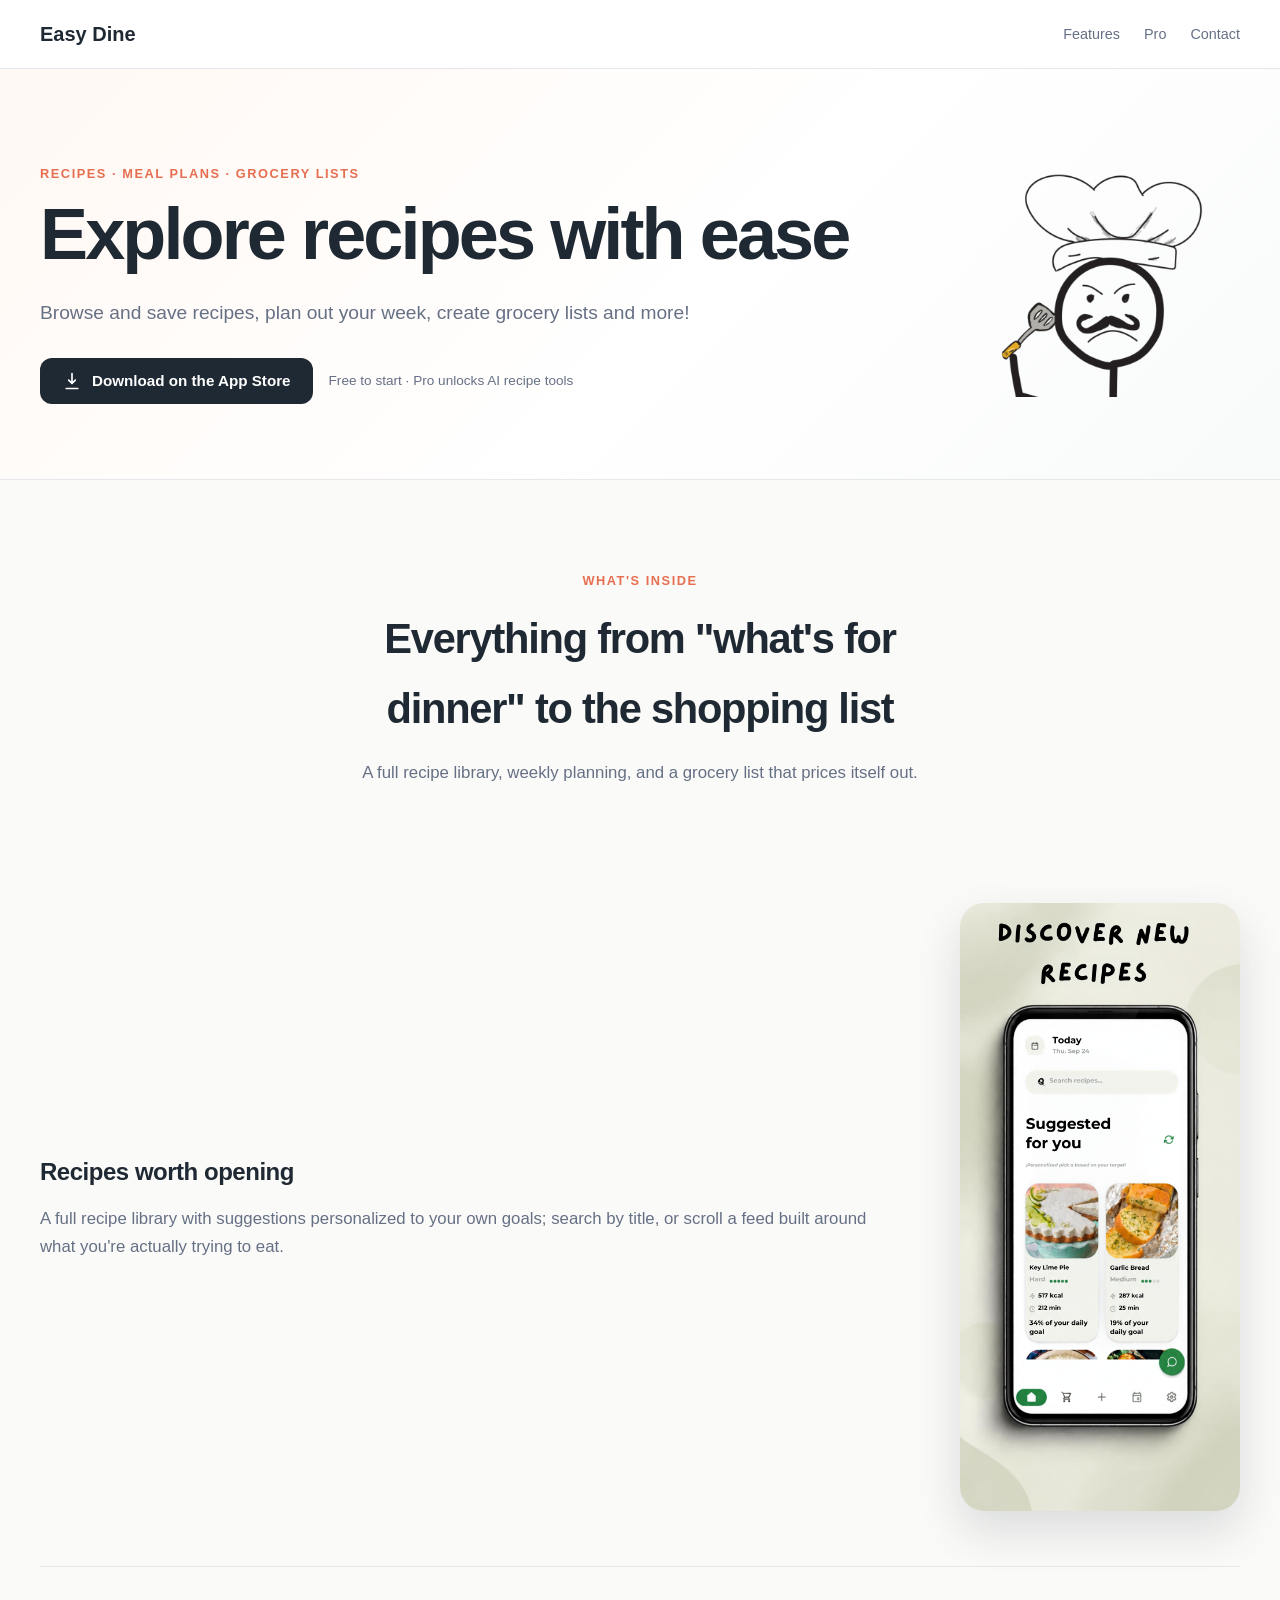
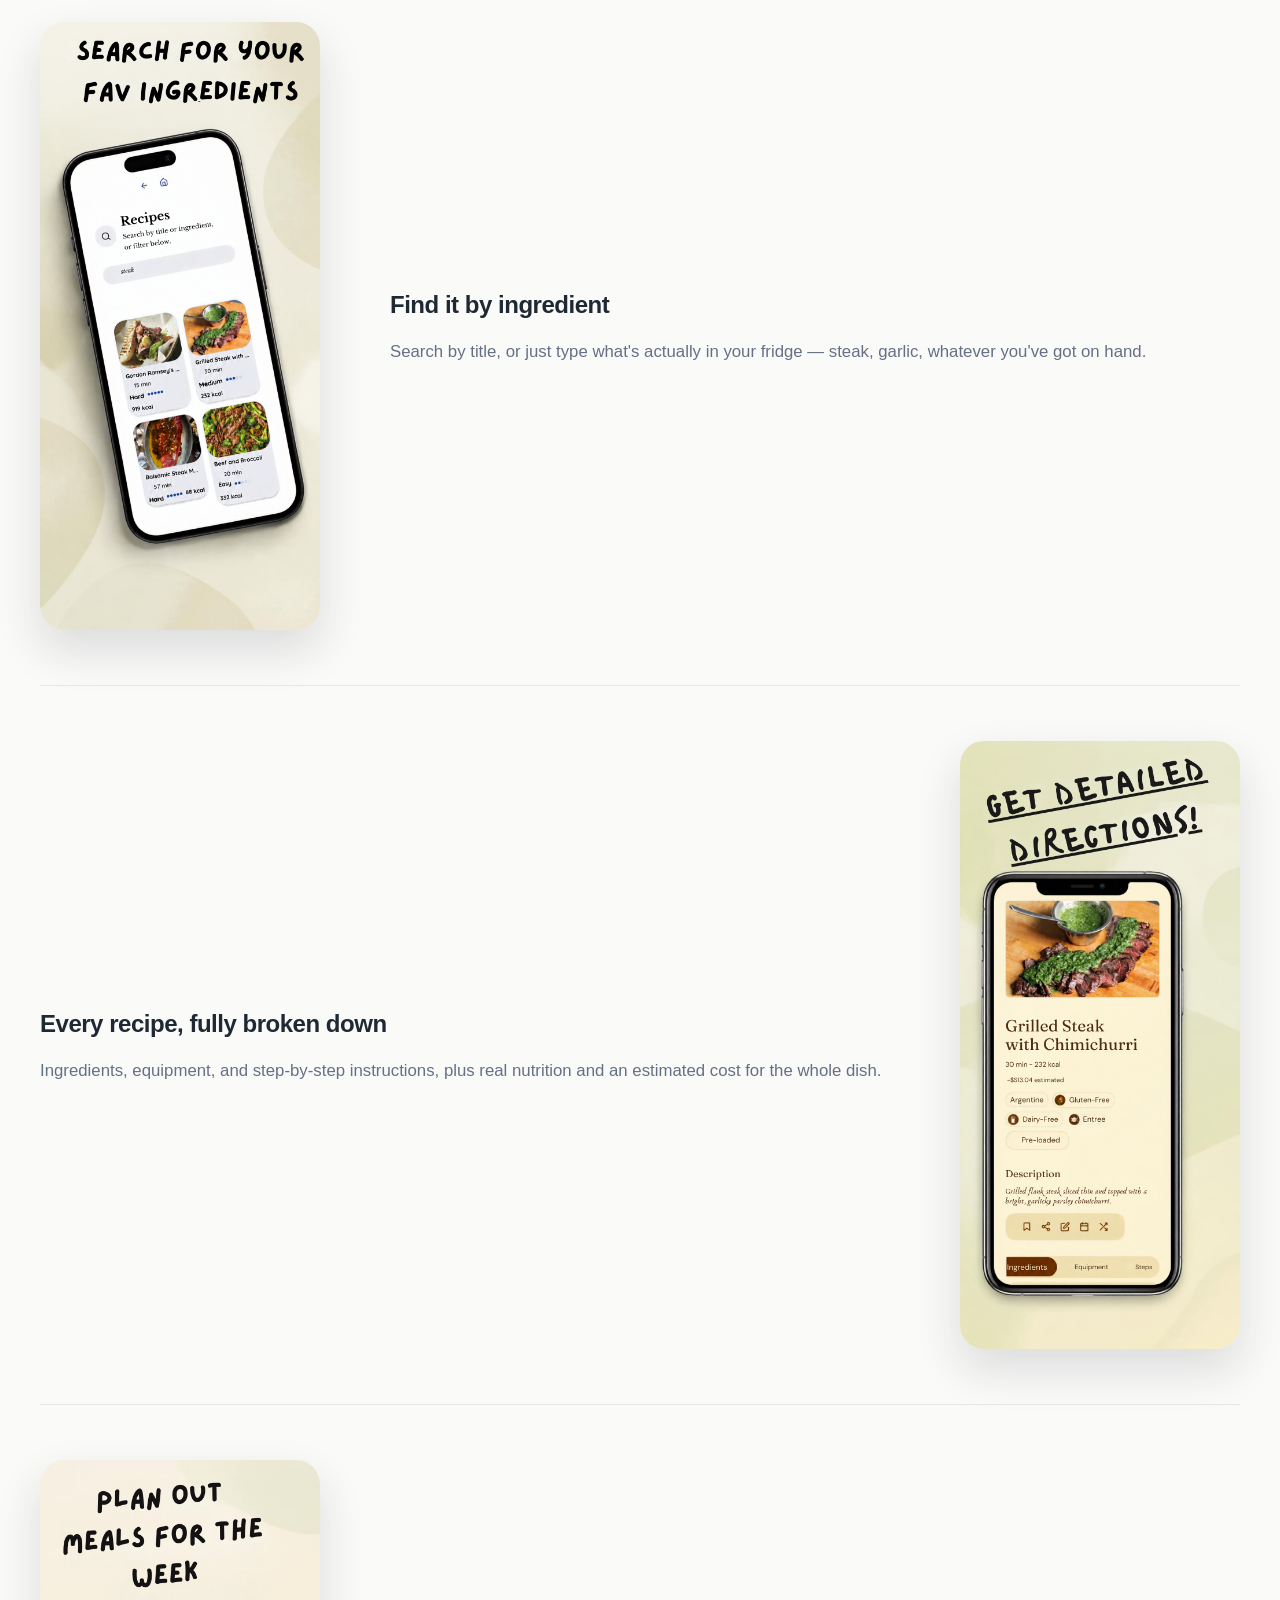
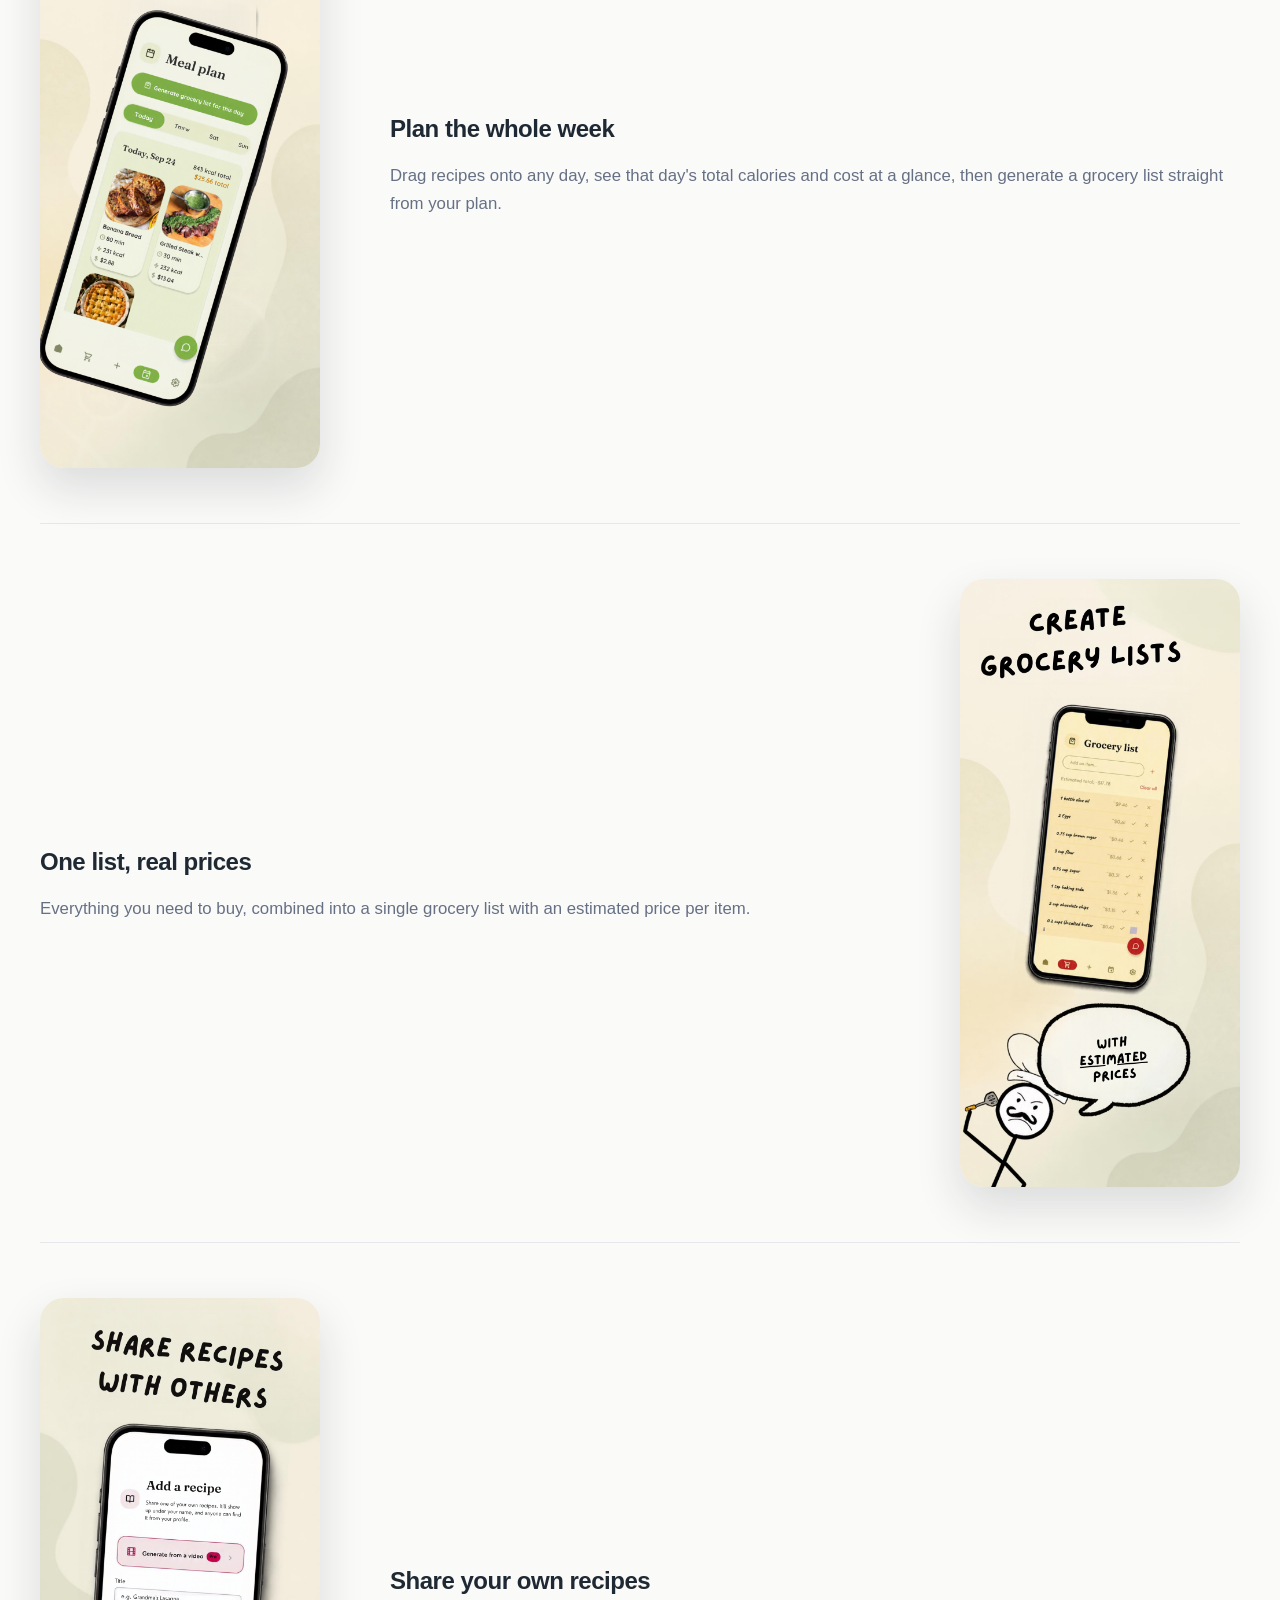
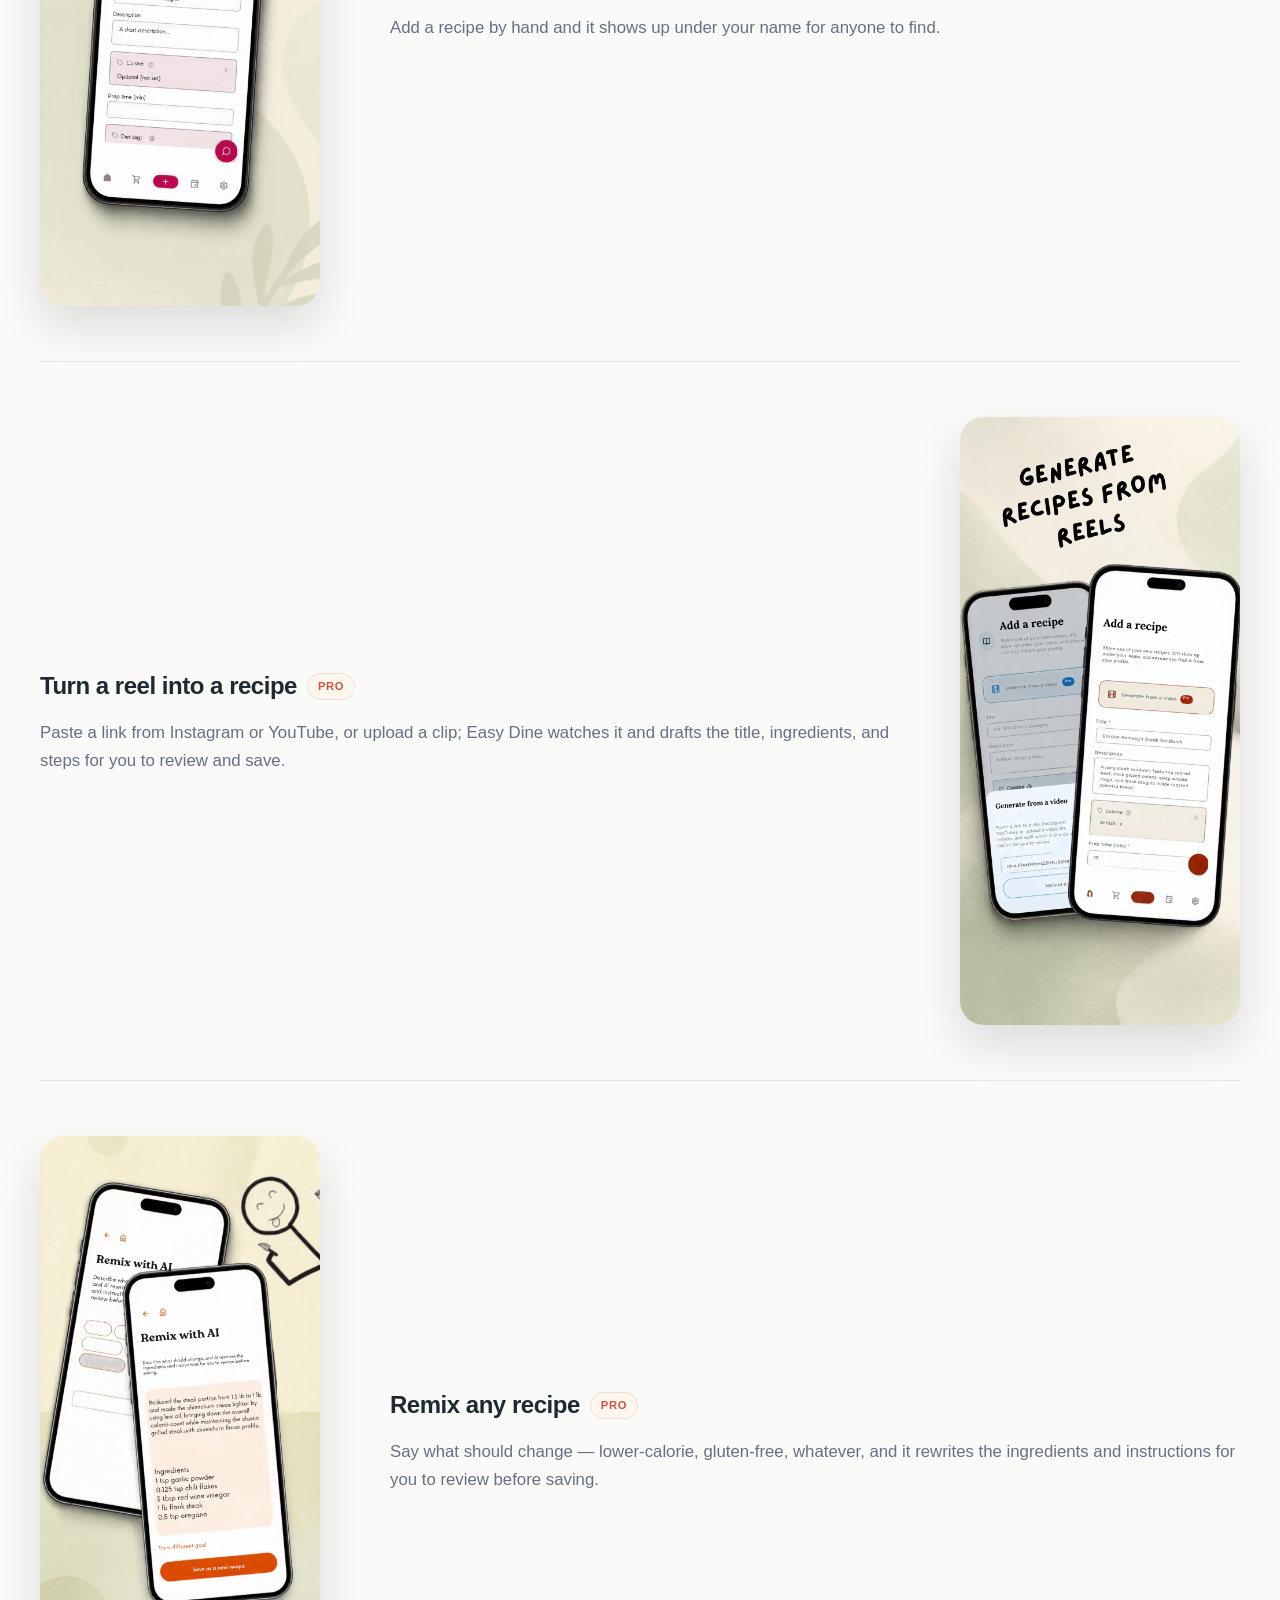
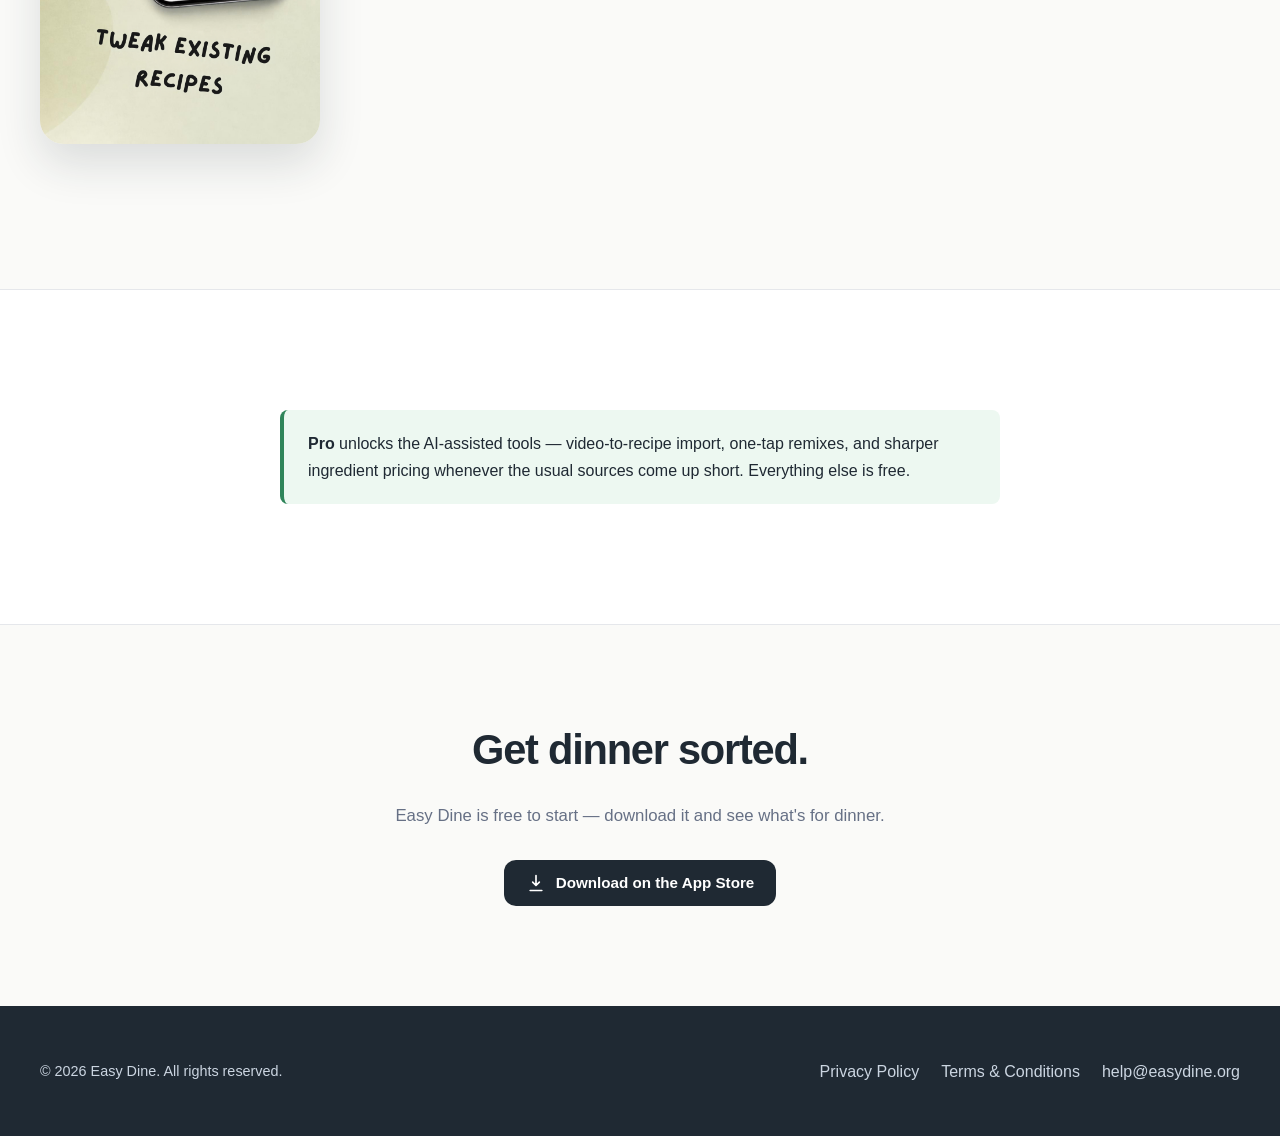
<file: index.html>
<!doctype html>
<html lang="en">
<head>
<meta charset="utf-8">
<meta name="viewport" content="width=device-width, initial-scale=1">
<title>Easy Dine — Recipes, meal plans &amp; grocery lists</title>
<meta name="description" content="Easy Dine turns 'what should I cook?' into a shopping list. Browse recipes, plan your week, and get a priced grocery list automatically.">
<link rel="stylesheet" href="style.css">
<link rel="stylesheet" href="marketing.css">
  <link rel="icon" type="image/png" href="/favicon-96x96.png" sizes="96x96" />
<link rel="icon" type="image/svg+xml" href="/favicon.svg" />
<link rel="shortcut icon" href="/favicon.ico" />
<link rel="apple-touch-icon" sizes="180x180" href="/apple-touch-icon.png" />
<meta name="apple-mobile-web-app-title" content="MyWebSite" />
<link rel="manifest" href="/site.webmanifest" />
</head>
<body>

<header class="site-header">
  <div class="container header-content">
    <a class="logo" href="#top">Easy Dine</a>
    <nav>
      <a href="#features">Features</a>
      <a href="#pro">Pro</a>
      <a href="mailto:help@easydine.org">Contact</a>
    </nav>
  </div>
</header>

<section class="hero" id="top">
  <div class="container hero-inner">
    <div class="hero-copy">
      <span class="eyebrow">Recipes · Meal Plans · Grocery Lists</span>
      <h1>Explore recipes with ease</h1>
      <p class="hero-text">
        Browse and save recipes, plan out your week, create grocery lists and more!
      </p>
      <div class="hero-cta">
        <!-- Placeholder badge — swap for Apple's own official "Download on the App
             Store" artwork (developer.apple.com/app-store/marketing/guidelines/) before
             publishing -->
        <a class="store-badge" href="https://apps.apple.com/app/id6815075286" aria-label="Download Easy Dine on the App Store">
          <svg width="20" height="20" viewBox="0 0 24 24" fill="none" aria-hidden="true">
            <path d="M12 3v12m0 0l-4-4m4 4l4-4M5 21h14" stroke="white" stroke-width="2" stroke-linecap="round" stroke-linejoin="round"/>
          </svg>
          Download on the App Store
        </a>
        <span class="hero-note">Free to start · Pro unlocks AI recipe tools</span>
      </div>
    </div>
    <img class="hero-mascot" src="assets/chef-headshot.png" alt="Easy Dine's chef mascot, spatula in hand">
  </div>
</section>

<section class="features-section" id="features">
  <div class="container">
    <div class="section-heading">
      <span class="eyebrow">What's inside</span>
      <h2>Everything from "what's for dinner" to the shopping list</h2>
      <p>A full recipe library, weekly planning, and a grocery list that prices itself out.</p>
    </div>

    <div class="feature-row">
      <div class="feature-shot"><img src="assets/screens/screen-1.png" alt="Home feed showing suggested recipes personalized to your goals"></div>
      <div class="feature-copy">
        <h3>Recipes worth opening</h3>
        <p>A full recipe library with suggestions personalized to your own goals; search by title, or scroll a feed built around what you're actually trying to eat.</p>
      </div>
    </div>

    <div class="feature-row">
      <div class="feature-shot"><img src="assets/screens/screen-2.png" alt="Search screen filtering recipes by ingredient"></div>
      <div class="feature-copy">
        <h3>Find it by ingredient</h3>
        <p>Search by title, or just type what's actually in your fridge — steak, garlic, whatever you've got on hand.</p>
      </div>
    </div>

    <div class="feature-row">
      <div class="feature-shot"><img src="assets/screens/screen-3.png" alt="Recipe detail screen with ingredients, tags, cost and nutrition"></div>
      <div class="feature-copy">
        <h3>Every recipe, fully broken down</h3>
        <p>Ingredients, equipment, and step-by-step instructions, plus real nutrition and an estimated cost for the whole dish.</p>
      </div>
    </div>

    <div class="feature-row">
      <div class="feature-shot"><img src="assets/screens/screen-4.png" alt="Meal plan screen showing a day's recipes, calories and total cost"></div>
      <div class="feature-copy">
        <h3>Plan the whole week</h3>
        <p>Drag recipes onto any day, see that day's total calories and cost at a glance, then generate a grocery list straight from your plan.</p>
      </div>
    </div>

    <div class="feature-row">
      <div class="feature-shot"><img src="assets/screens/screen-5.png" alt="Grocery list with an estimated price next to every item"></div>
      <div class="feature-copy">
        <h3>One list, real prices</h3>
        <p>Everything you need to buy, combined into a single grocery list with an estimated price per item.</p>
      </div>
    </div>

    <div class="feature-row">
      <div class="feature-shot"><img src="assets/screens/screen-6.png" alt="Add a recipe form for sharing your own recipe with the community"></div>
      <div class="feature-copy">
        <h3>Share your own recipes</h3>
        <p>Add a recipe by hand and it shows up under your name for anyone to find.</p>
      </div>
    </div>

    <div class="feature-row">
      <div class="feature-shot"><img src="assets/screens/screen-7.png" alt="Generate a recipe from a video link or upload"></div>
      <div class="feature-copy">
        <h3>Turn a reel into a recipe <span class="pro-badge">Pro</span></h3>
        <p>Paste a link from Instagram or YouTube, or upload a clip; Easy Dine watches it and drafts the title, ingredients, and steps for you to review and save.</p>
      </div>
    </div>

    <div class="feature-row">
      <div class="feature-shot"><img src="assets/screens/screen-8.png" alt="Remix with AI screen rewriting a recipe's ingredients"></div>
      <div class="feature-copy">
        <h3>Remix any recipe <span class="pro-badge">Pro</span></h3>
        <p>Say what should change — lower-calorie, gluten-free, whatever, and it rewrites the ingredients and instructions for you to review before saving.</p>
      </div>
    </div>
</section>

<section class="features-section alt" id="pro">
  <div class="container">
    <div class="highlight success" style="max-width: 720px; margin-left: auto; margin-right: auto;">
      <strong>Pro</strong> unlocks the AI-assisted tools — video-to-recipe import, one-tap remixes, and sharper ingredient pricing whenever the usual sources come up short. Everything else is free.
    </div>
  </div>
</section>

<section class="cta-section">
  <div class="container">
    <h2>Get dinner sorted.</h2>
    <p>Easy Dine is free to start — download it and see what's for dinner.</p>
    <div class="hero-cta">
      <a class="store-badge" href="https://apps.apple.com/app/id6815075286" aria-label="Download Easy Dine on the App Store">
        <svg width="20" height="20" viewBox="0 0 24 24" fill="none" aria-hidden="true">
          <path d="M12 3v12m0 0l-4-4m4 4l4-4M5 21h14" stroke="white" stroke-width="2" stroke-linecap="round" stroke-linejoin="round"/>
        </svg>
        Download on the App Store
      </a>
    </div>
  </div>
</section>

<footer>
  <div class="container footer-content">
    <p>&copy; 2026 Easy Dine. All rights reserved.</p>
    <div class="footer-links">
      <a href="/privacy/">Privacy Policy</a>
      <a href="terms.html">Terms &amp; Conditions</a>
      <a href="mailto:help@easydine.org">help@easydine.org</a>
    </div>
  </div>
</footer>

</body>
</html>
</file>
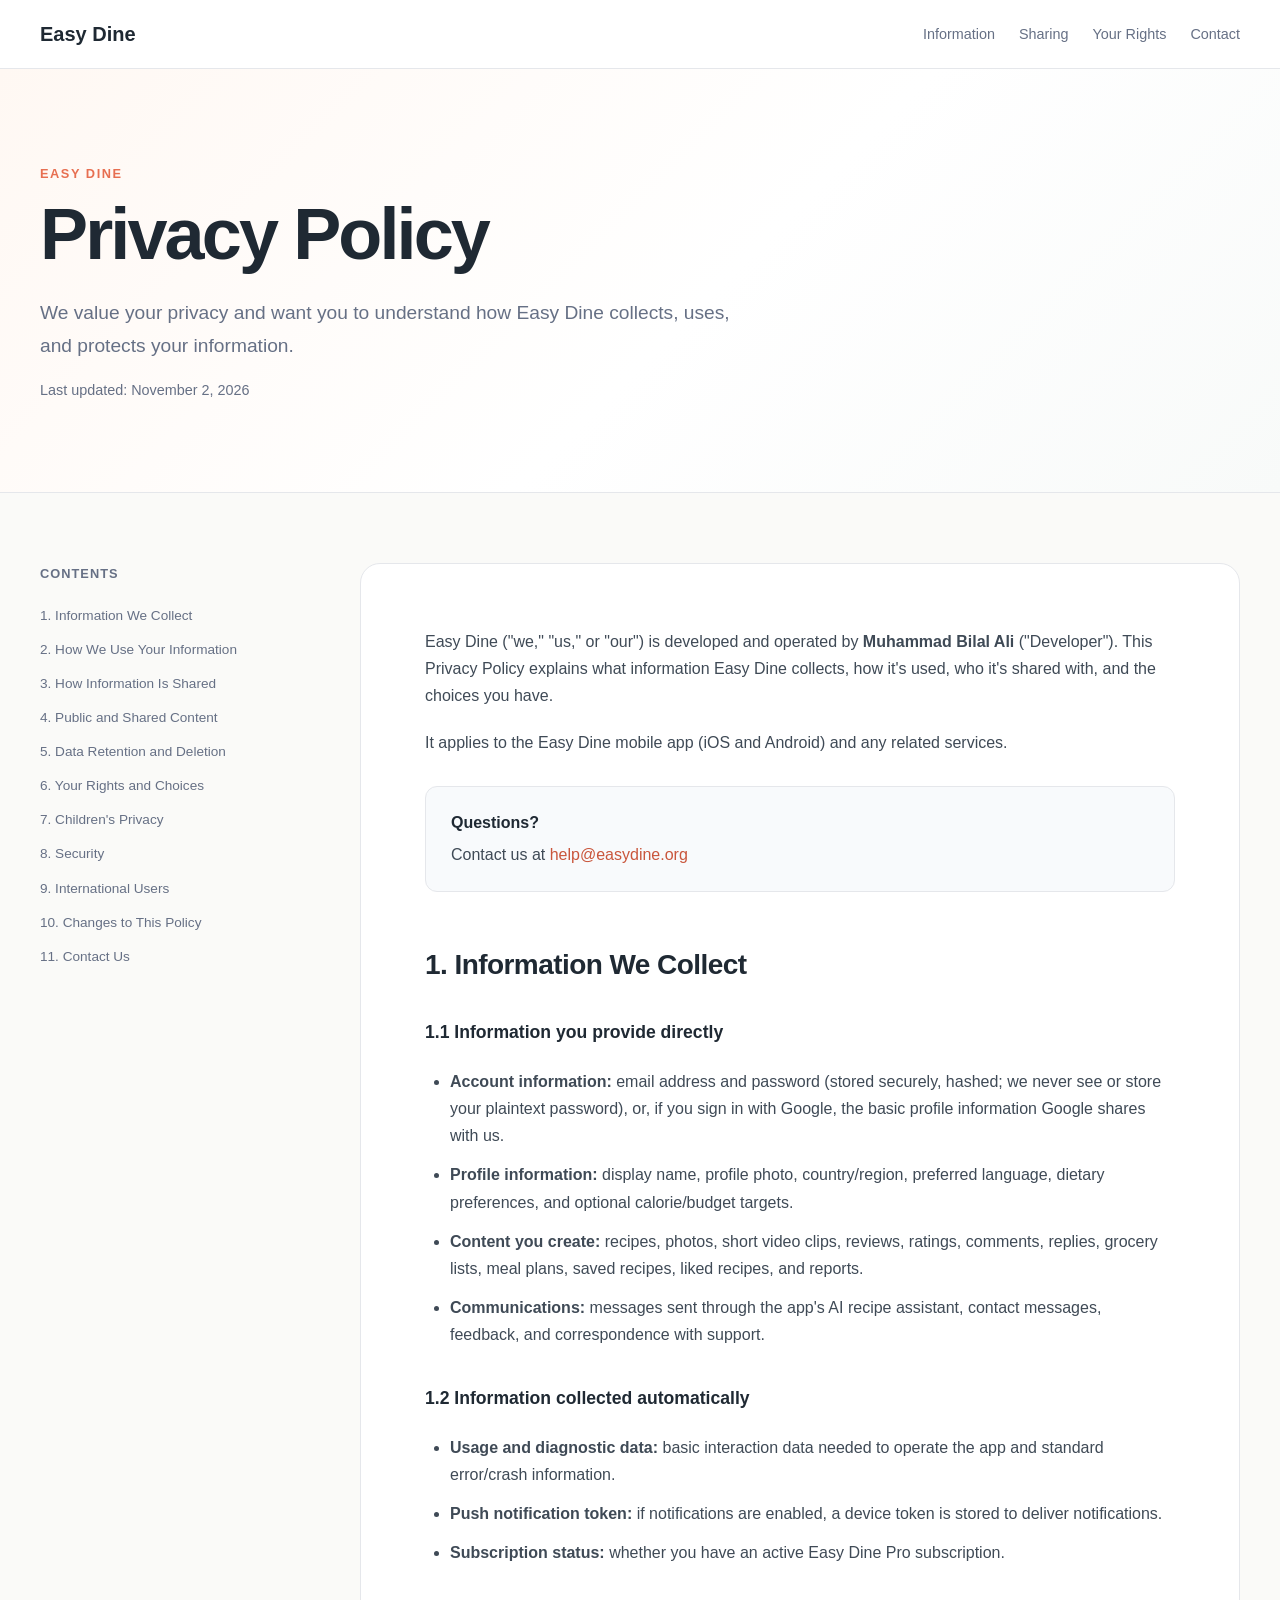
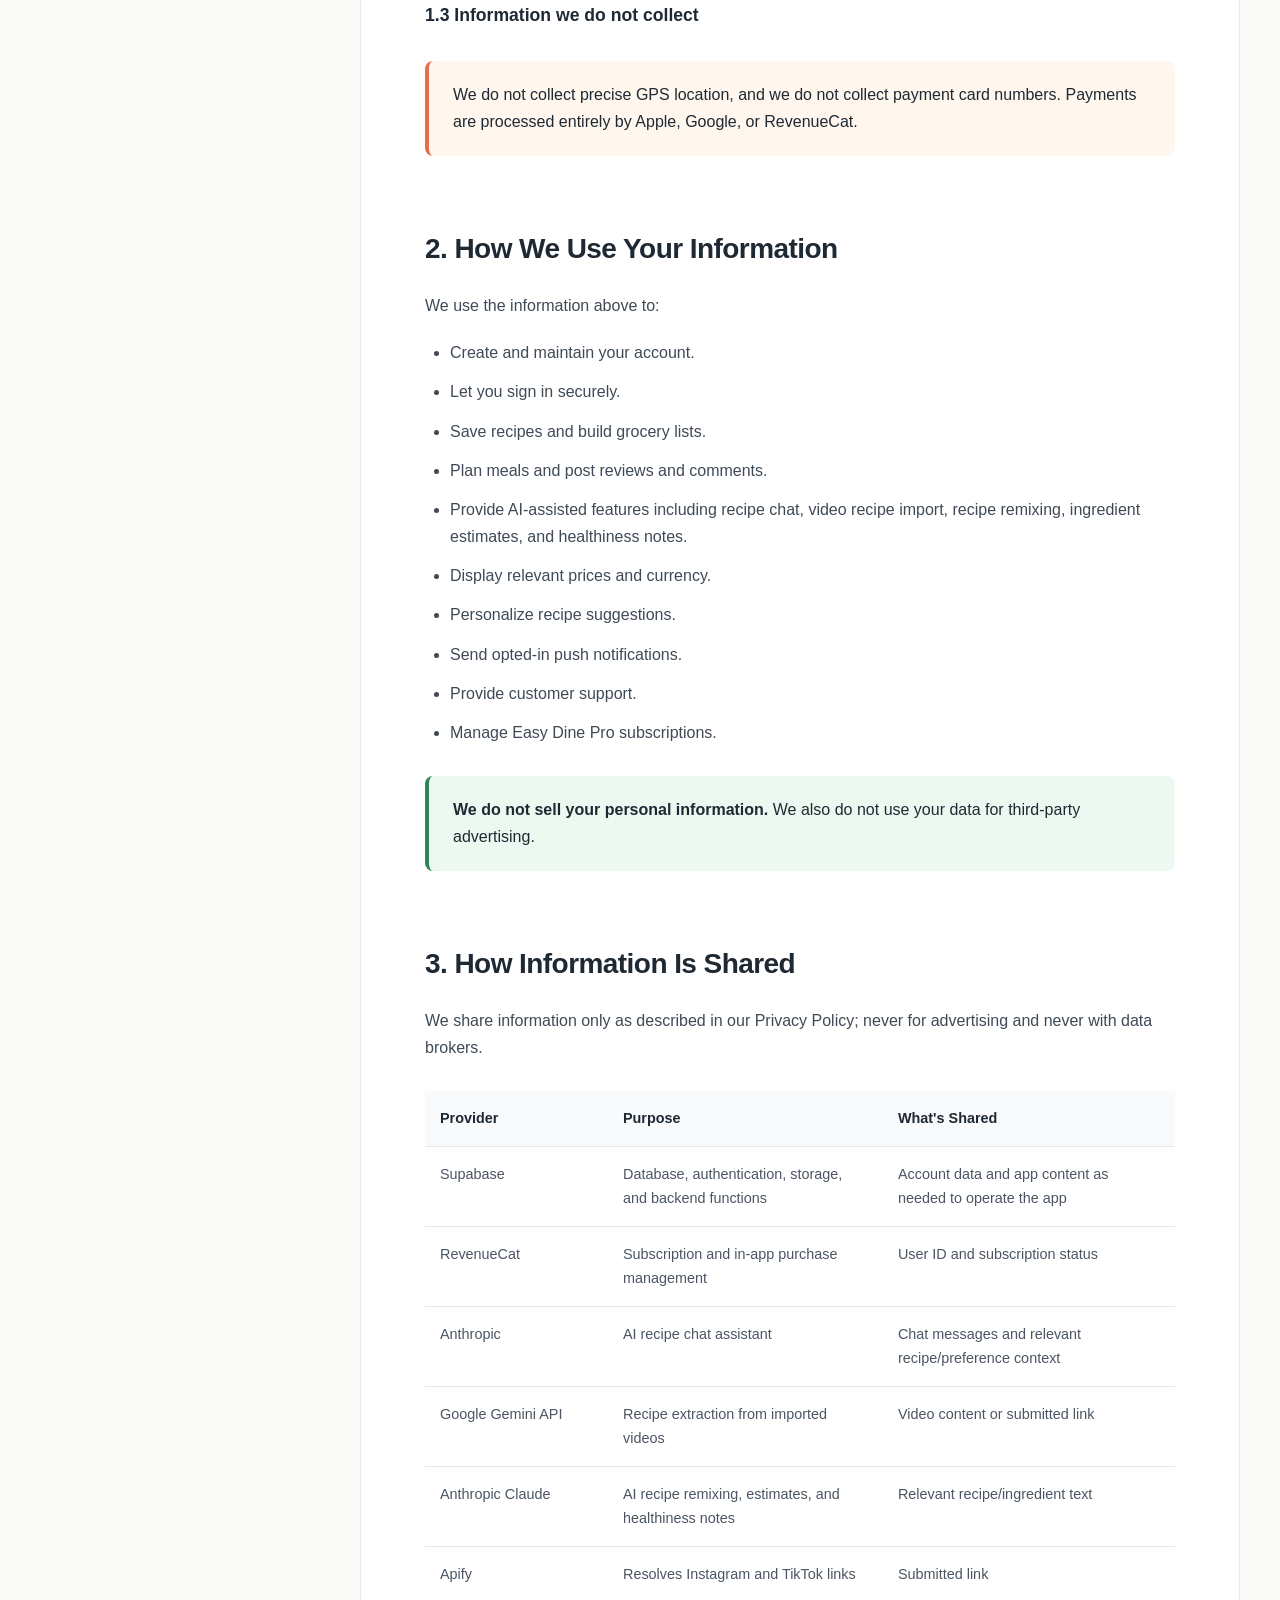
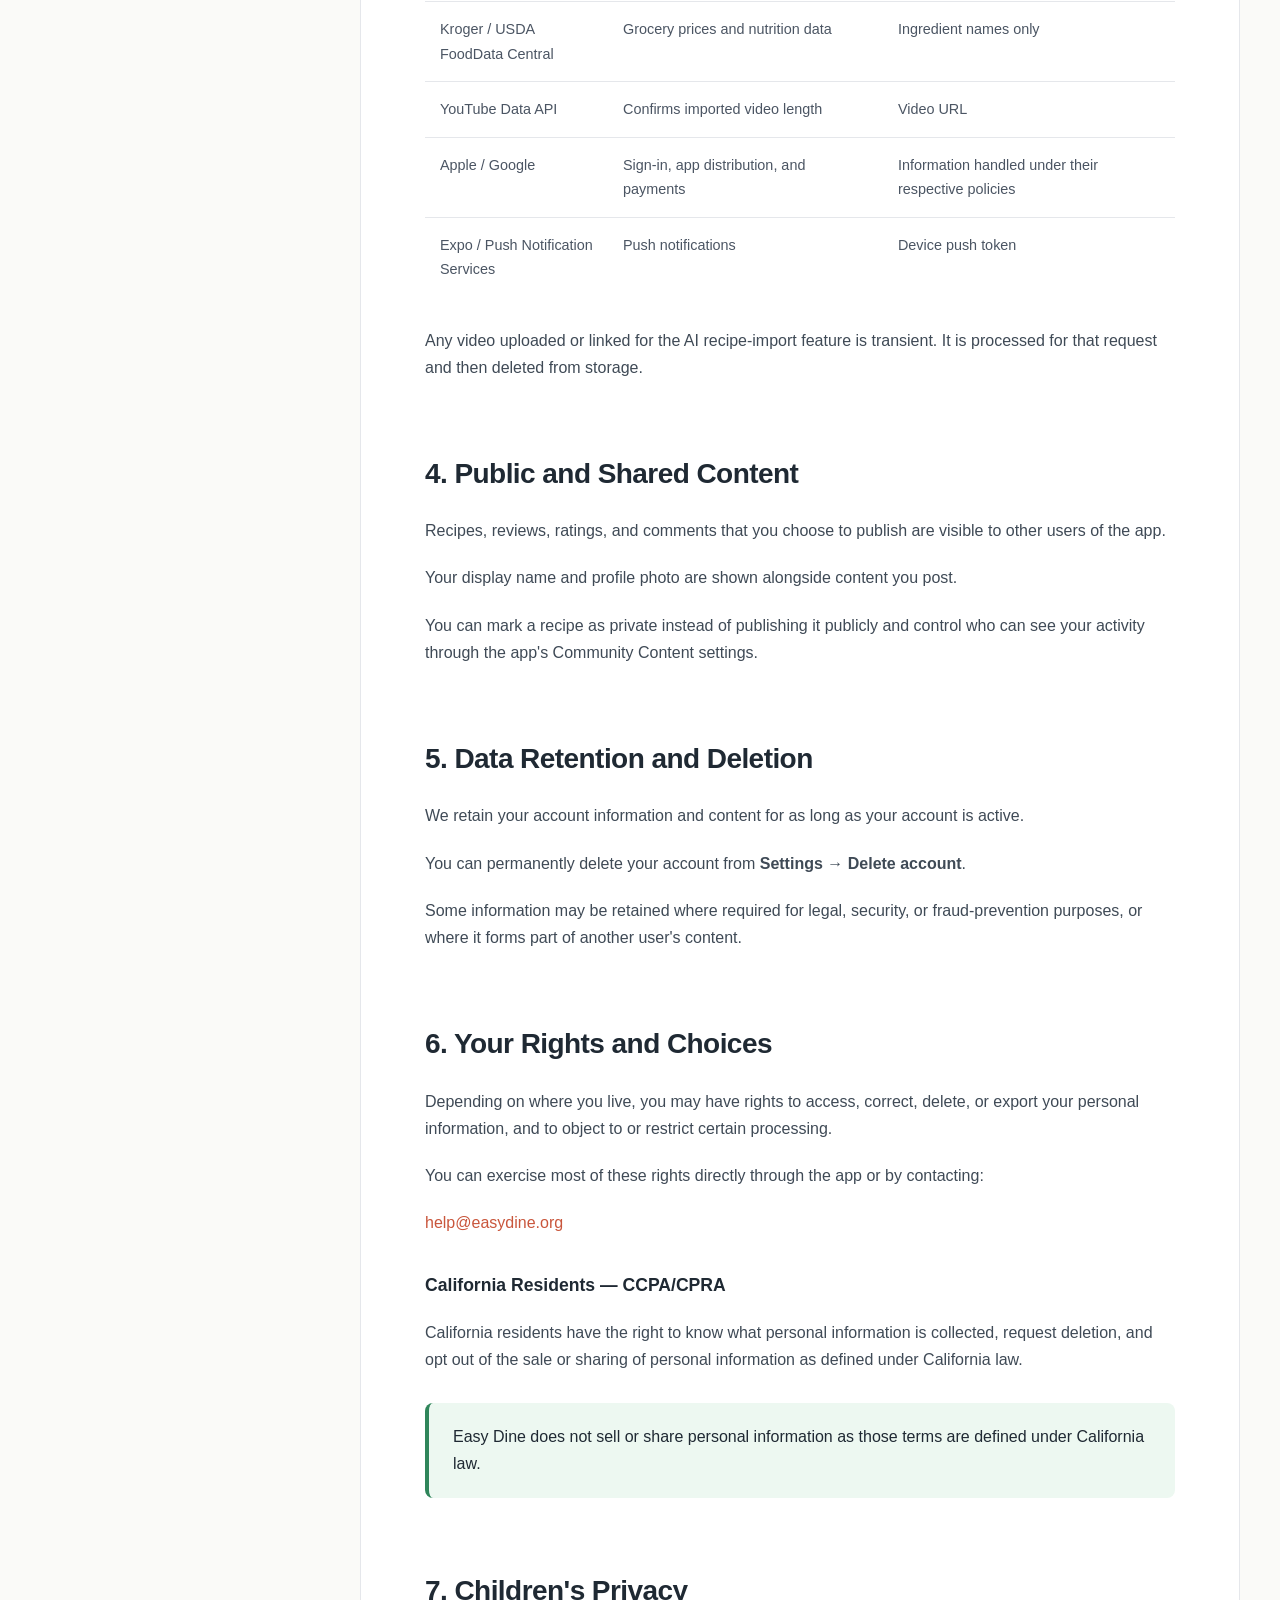
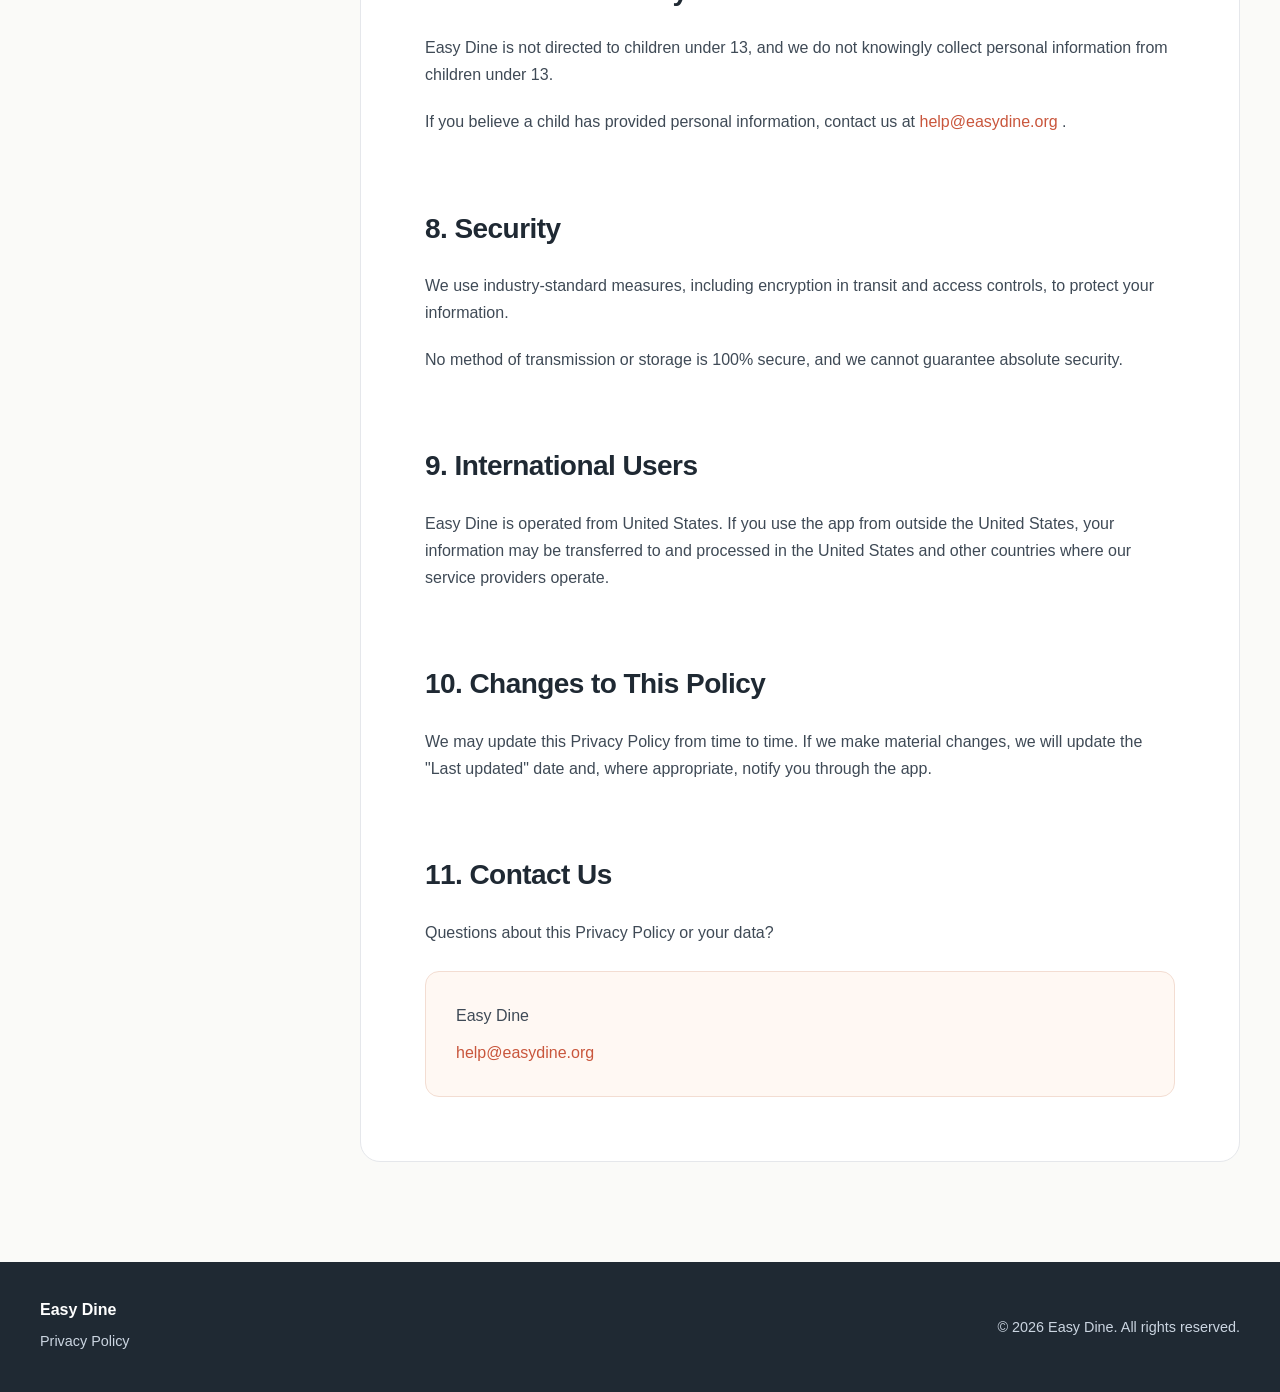
<file: privacy/index.html>
<!DOCTYPE html>
<html lang="en">
<head>
    <meta charset="UTF-8">
    <meta name="viewport" content="width=device-width, initial-scale=1.0">

    <title>Easy Dine — Privacy Policy</title>

    <meta
        name="description"
        content="Privacy Policy for Easy Dine"
    >

    <link rel="stylesheet" href="/style.css">
    <link rel="icon" type="image/png" href="/favicon-96x96.png" sizes="96x96" />
<link rel="icon" type="image/svg+xml" href="/favicon.svg" />
<link rel="shortcut icon" href="/favicon.ico" />
<link rel="apple-touch-icon" sizes="180x180" href="/apple-touch-icon.png" />
<meta name="apple-mobile-web-app-title" content="MyWebSite" />
<link rel="manifest" href="/site.webmanifest" />
</head>

<body>

<header class="site-header">
    <div class="container header-content">
        <a href="/" class="logo">Easy Dine</a>

        <nav>
            <a href="#information">Information</a>
            <a href="#sharing">Sharing</a>
            <a href="#rights">Your Rights</a>
            <a href="#contact">Contact</a>
        </nav>
    </div>
</header>


<main>

    <!-- Hero -->
    <section class="hero">
        <div class="container">
            <span class="eyebrow">Easy Dine</span>

            <h1>Privacy Policy</h1>

            <p class="hero-text">
                We value your privacy and want you to understand how
                Easy Dine collects, uses, and protects your information.
            </p>

            <p class="updated">
                Last updated: November 2, 2026
            </p>
        </div>
    </section>


    <!-- Main Content -->
    <div class="container content-layout">

        <!-- Sidebar -->
        <aside class="sidebar">
            <div class="sidebar-inner">
                <h3>Contents</h3>

                <a href="#information">1. Information We Collect</a>
                <a href="#use">2. How We Use Your Information</a>
                <a href="#sharing">3. How Information Is Shared</a>
                <a href="#public">4. Public and Shared Content</a>
                <a href="#retention">5. Data Retention and Deletion</a>
                <a href="#rights">6. Your Rights and Choices</a>
                <a href="#children">7. Children's Privacy</a>
                <a href="#security">8. Security</a>
                <a href="#international">9. International Users</a>
                <a href="#changes">10. Changes to This Policy</a>
                <a href="#contact">11. Contact Us</a>
            </div>
        </aside>


        <!-- Policy -->
        <article class="policy">

            <p>
                Easy Dine ("we," "us," or "our") is developed and operated
                by <strong>Muhammad Bilal Ali</strong> ("Developer").
                This Privacy Policy explains what information Easy Dine
                collects, how it's used, who it's shared with, and the
                choices you have.
            </p>

            <p>
                It applies to the Easy Dine mobile app (iOS and Android)
                and any related services.
            </p>

            <div class="contact-box">
                <strong>Questions?</strong>
                <p>
                    Contact us at
                    <a href="mailto:help@easydine.org">
                        help@easydine.org
                    </a>
                </p>
            </div>


            <!-- 1 -->
            <section id="information">

                <h2>1. Information We Collect</h2>

                <h3>1.1 Information you provide directly</h3>

                <ul>
                    <li>
                        <strong>Account information:</strong>
                        email address and password (stored securely,
                        hashed; we never see or store your plaintext
                        password), or, if you sign in with Google, the
                        basic profile information Google shares with us.
                    </li>

                    <li>
                        <strong>Profile information:</strong>
                        display name, profile photo, country/region,
                        preferred language, dietary preferences, and
                        optional calorie/budget targets.
                    </li>

                    <li>
                        <strong>Content you create:</strong>
                        recipes, photos, short video clips, reviews,
                        ratings, comments, replies, grocery lists,
                        meal plans, saved recipes, liked recipes,
                        and reports.
                    </li>

                    <li>
                        <strong>Communications:</strong>
                        messages sent through the app's AI recipe
                        assistant, contact messages, feedback, and
                        correspondence with support.
                    </li>
                </ul>


                <h3>1.2 Information collected automatically</h3>

                <ul>
                    <li>
                        <strong>Usage and diagnostic data:</strong>
                        basic interaction data needed to operate the
                        app and standard error/crash information.
                    </li>

                    <li>
                        <strong>Push notification token:</strong>
                        if notifications are enabled, a device token
                        is stored to deliver notifications.
                    </li>

                    <li>
                        <strong>Subscription status:</strong>
                        whether you have an active Easy Dine Pro
                        subscription.
                    </li>
                </ul>


                <h3>1.3 Information we do not collect</h3>

                <div class="highlight">
                    We do not collect precise GPS location, and we do
                    not collect payment card numbers. Payments are
                    processed entirely by Apple, Google, or RevenueCat.
                </div>

            </section>


            <!-- 2 -->
            <section id="use">

                <h2>2. How We Use Your Information</h2>

                <p>We use the information above to:</p>

                <ul>
                    <li>Create and maintain your account.</li>
                    <li>Let you sign in securely.</li>
                    <li>Save recipes and build grocery lists.</li>
                    <li>Plan meals and post reviews and comments.</li>
                    <li>
                        Provide AI-assisted features including recipe
                        chat, video recipe import, recipe remixing,
                        ingredient estimates, and healthiness notes.
                    </li>
                    <li>Display relevant prices and currency.</li>
                    <li>Personalize recipe suggestions.</li>
                    <li>Send opted-in push notifications.</li>
                    <li>Provide customer support.</li>
                    <li>Manage Easy Dine Pro subscriptions.</li>
                </ul>

                <div class="highlight success">
                    <strong>We do not sell your personal information.</strong>
                    We also do not use your data for third-party advertising.
                </div>

            </section>


            <!-- 3 -->
            <section id="sharing">

                <h2>3. How Information Is Shared</h2>

                <p>
                    We share information only as described in our
                    Privacy Policy; never for advertising and never
                    with data brokers.
                </p>

                <div class="table-wrapper">

                    <table>

                        <thead>
                            <tr>
                                <th>Provider</th>
                                <th>Purpose</th>
                                <th>What's Shared</th>
                            </tr>
                        </thead>

                        <tbody>

                            <tr>
                                <td>Supabase</td>
                                <td>
                                    Database, authentication, storage,
                                    and backend functions
                                </td>
                                <td>
                                    Account data and app content as
                                    needed to operate the app
                                </td>
                            </tr>

                            <tr>
                                <td>RevenueCat</td>
                                <td>
                                    Subscription and in-app purchase
                                    management
                                </td>
                                <td>
                                    User ID and subscription status
                                </td>
                            </tr>

                            <tr>
                                <td>Anthropic</td>
                                <td>
                                    AI recipe chat assistant
                                </td>
                                <td>
                                    Chat messages and relevant
                                    recipe/preference context
                                </td>
                            </tr>

                            <tr>
                                <td>Google Gemini API</td>
                                <td>
                                    Recipe extraction from imported
                                    videos
                                </td>
                                <td>
                                    Video content or submitted link
                                </td>
                            </tr>

                            <tr>
                                <td>Anthropic Claude</td>
                                <td>
                                    AI recipe remixing, estimates,
                                    and healthiness notes
                                </td>
                                <td>
                                    Relevant recipe/ingredient text
                                </td>
                            </tr>

                            <tr>
                                <td>Apify</td>
                                <td>
                                    Resolves Instagram and TikTok
                                    links
                                </td>
                                <td>
                                    Submitted link
                                </td>
                            </tr>

                            <tr>
                                <td>Kroger / USDA FoodData Central</td>
                                <td>
                                    Grocery prices and nutrition data
                                </td>
                                <td>
                                    Ingredient names only
                                </td>
                            </tr>

                            <tr>
                                <td>YouTube Data API</td>
                                <td>
                                    Confirms imported video length
                                </td>
                                <td>
                                    Video URL
                                </td>
                            </tr>

                            <tr>
                                <td>Apple / Google</td>
                                <td>
                                    Sign-in, app distribution,
                                    and payments
                                </td>
                                <td>
                                    Information handled under their
                                    respective policies
                                </td>
                            </tr>

                            <tr>
                                <td>Expo / Push Notification Services</td>
                                <td>
                                    Push notifications
                                </td>
                                <td>
                                    Device push token
                                </td>
                            </tr>

                        </tbody>

                    </table>

                </div>


                <p>
                    Any video uploaded or linked for the AI recipe-import
                    feature is transient. It is processed for that
                    request and then deleted from storage.
                </p>

            </section>


            <!-- 4 -->
            <section id="public">

                <h2>4. Public and Shared Content</h2>

                <p>
                    Recipes, reviews, ratings, and comments that you
                    choose to publish are visible to other users of
                    the app.
                </p>

                <p>
                    Your display name and profile photo are shown
                    alongside content you post.
                </p>

                <p>
                    You can mark a recipe as private instead of
                    publishing it publicly and control who can see
                    your activity through the app's Community Content
                    settings.
                </p>

            </section>


            <!-- 5 -->
            <section id="retention">

                <h2>5. Data Retention and Deletion</h2>

                <p>
                    We retain your account information and content
                    for as long as your account is active.
                </p>

                <p>
                    You can permanently delete your account from
                    <strong>Settings → Delete account</strong>.
                </p>

                <p>
                    Some information may be retained where required
                    for legal, security, or fraud-prevention purposes,
                    or where it forms part of another user's content.
                </p>

            </section>


            <!-- 6 -->
            <section id="rights">

                <h2>6. Your Rights and Choices</h2>

                <p>
                    Depending on where you live, you may have rights
                    to access, correct, delete, or export your
                    personal information, and to object to or restrict
                    certain processing.
                </p>

                <p>
                    You can exercise most of these rights directly
                    through the app or by contacting:
                </p>

                <p>
                    <a href="mailto:help@easydine.org">
                        help@easydine.org
                    </a>
                </p>


                <h3>California Residents — CCPA/CPRA</h3>

                <p>
                    California residents have the right to know what
                    personal information is collected, request
                    deletion, and opt out of the sale or sharing of
                    personal information as defined under California
                    law.
                </p>

                <div class="highlight success">
                    Easy Dine does not sell or share personal
                    information as those terms are defined under
                    California law.
                </div>

            </section>


            <!-- 7 -->
            <section id="children">

                <h2>7. Children's Privacy</h2>

                <p>
                    Easy Dine is not directed to children under 13,
                    and we do not knowingly collect personal
                    information from children under 13.
                </p>

                <p>
                    If you believe a child has provided personal
                    information, contact us at
                    <a href="mailto:help@easydine.org">
                        help@easydine.org
                    </a>.
                </p>

            </section>


            <!-- 8 -->
            <section id="security">

                <h2>8. Security</h2>

                <p>
                    We use industry-standard measures, including
                    encryption in transit and access controls, to
                    protect your information.
                </p>

                <p>
                    No method of transmission or storage is 100%
                    secure, and we cannot guarantee absolute security.
                </p>

            </section>


            <!-- 9 -->
            <section id="international">

                <h2>9. International Users</h2>

                <p>
                    Easy Dine is operated from United States.
                    If you use the app from outside the United States,
                    your information may be transferred to and
                    processed in the United States and other countries
                    where our service providers operate.
                </p>

            </section>


            <!-- 10 -->
            <section id="changes">

                <h2>10. Changes to This Policy</h2>

                <p>
                    We may update this Privacy Policy from time to
                    time. If we make material changes, we will update
                    the "Last updated" date and, where appropriate,
                    notify you through the app.
                </p>

            </section>


            <!-- 11 -->
            <section id="contact">

                <h2>11. Contact Us</h2>

                <p>
                    Questions about this Privacy Policy or your data?
                </p>

                <div class="contact-card">

                    <p>Easy Dine</p>

                    <a href="mailto:help@easydine.org">
                        help@easydine.org
                    </a>

                </div>

            </section>

        </article>

    </div>

</main>


<footer>

    <div class="container footer-content">

        <div>
            <strong>Easy Dine</strong>
            <p>Privacy Policy</p>
        </div>

        <div>
            <p>
                © 2026 Easy Dine. All rights reserved.
            </p>
        </div>

    </div>

</footer>


<script>
    // Smooth scrolling for navigation links
    document.querySelectorAll('a[href^="#"]').forEach(link => {

        link.addEventListener("click", function(event) {

            const target = document.querySelector(
                this.getAttribute("href")
            );

            if (target) {
                event.preventDefault();

                target.scrollIntoView({
                    behavior: "smooth"
                });
            }

        });

    });
</script>

</body>
</html>
</file>
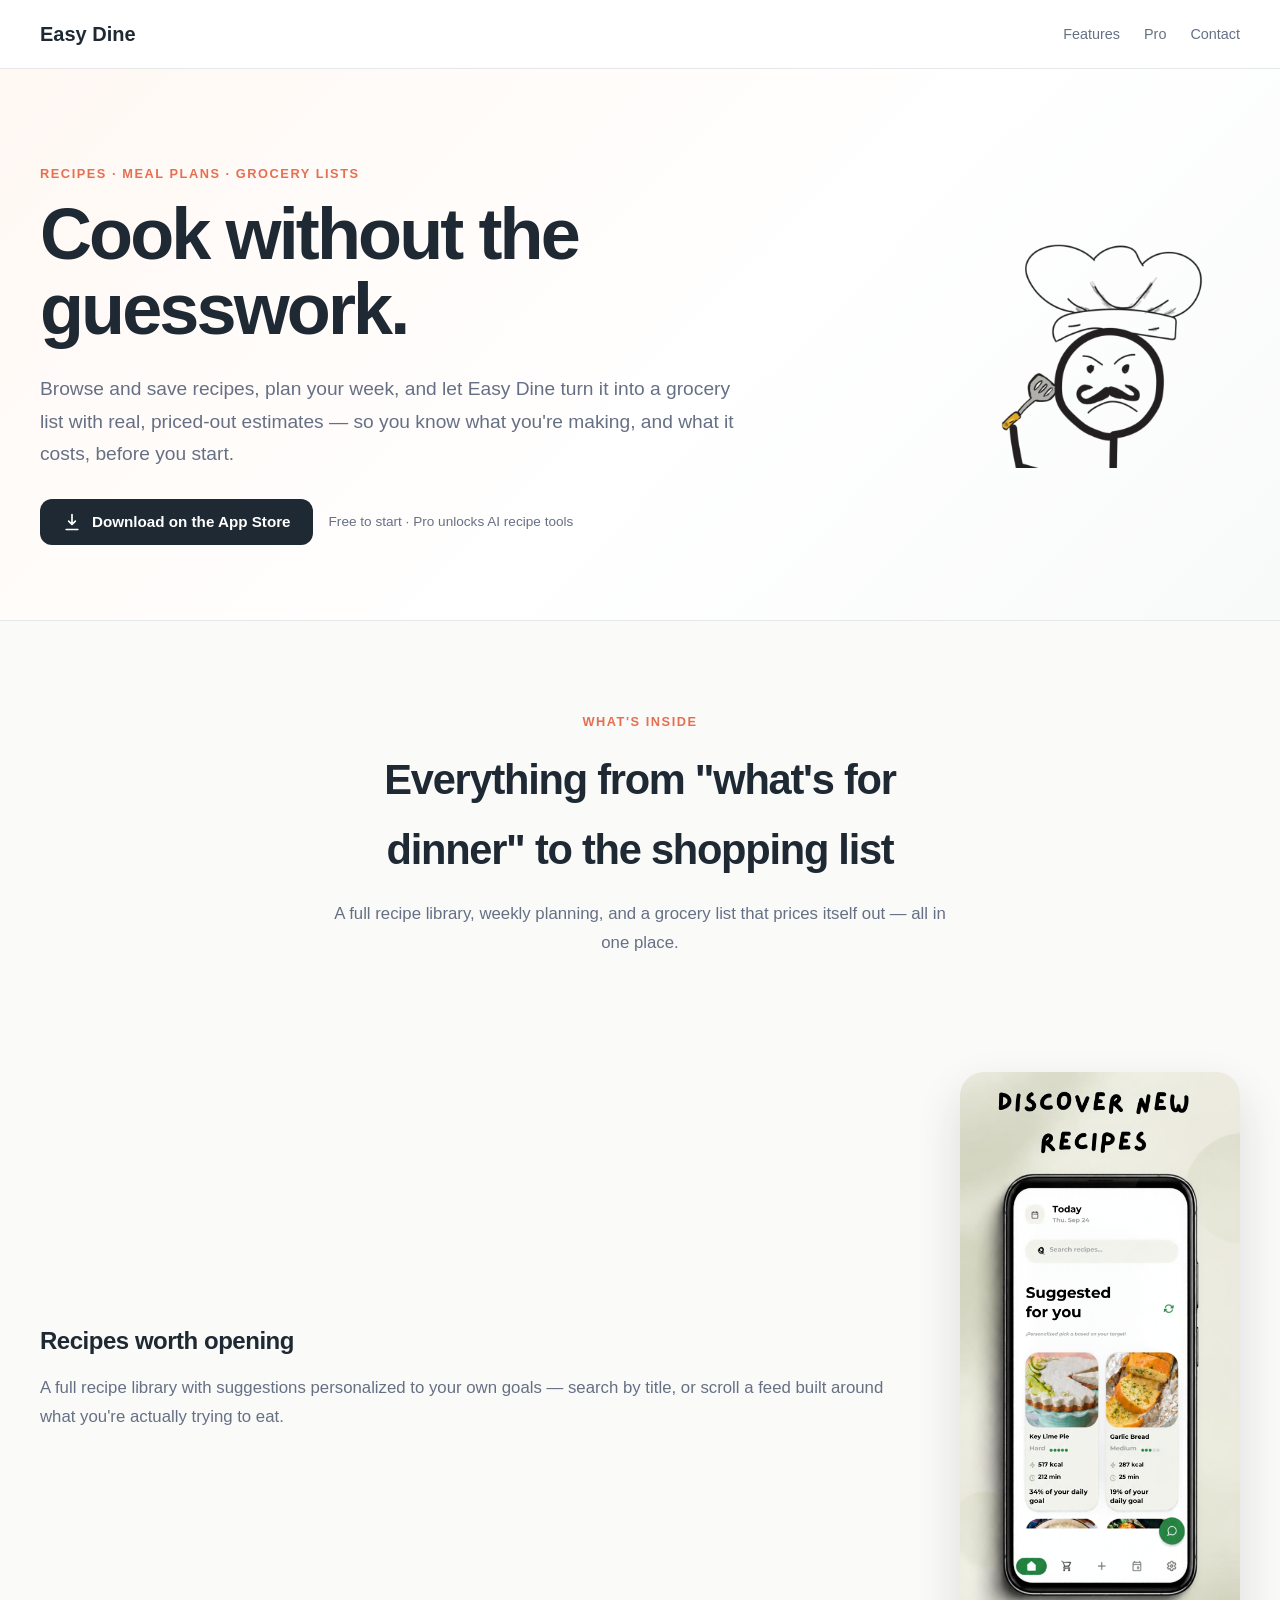
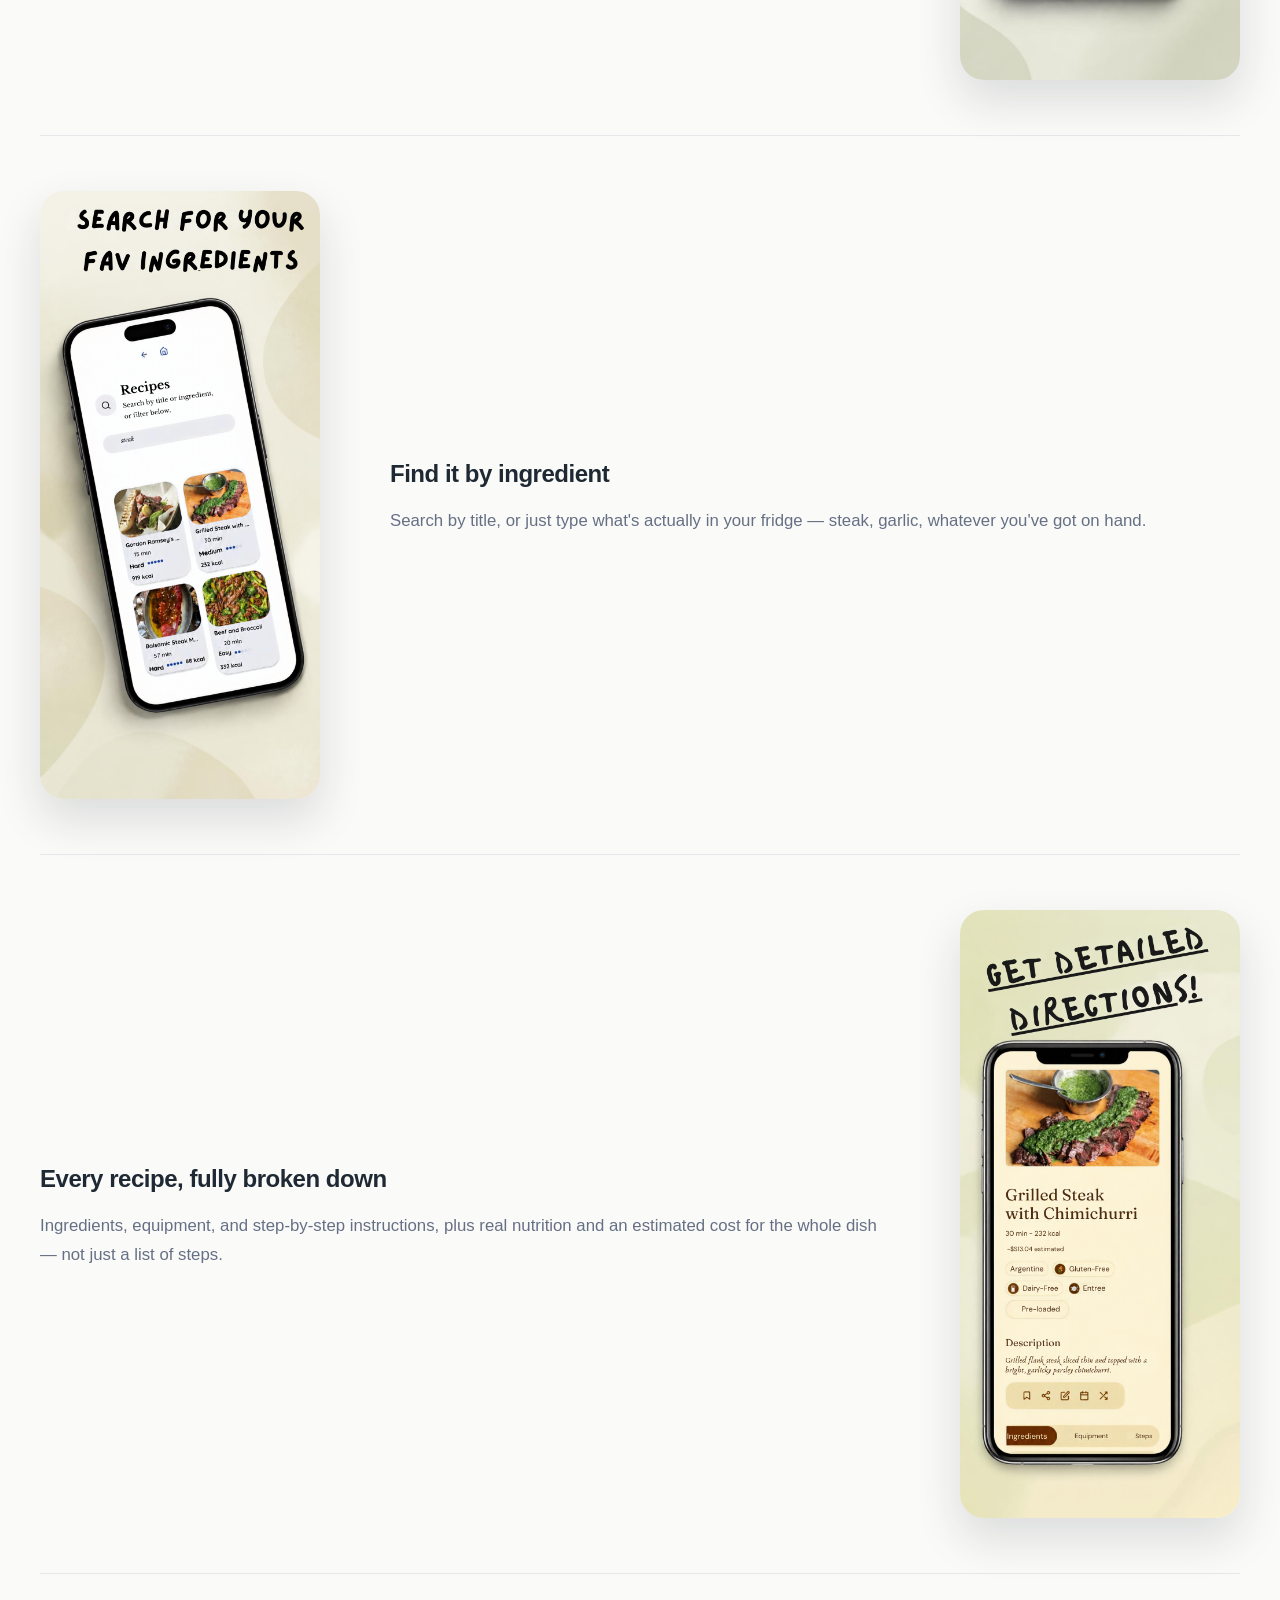
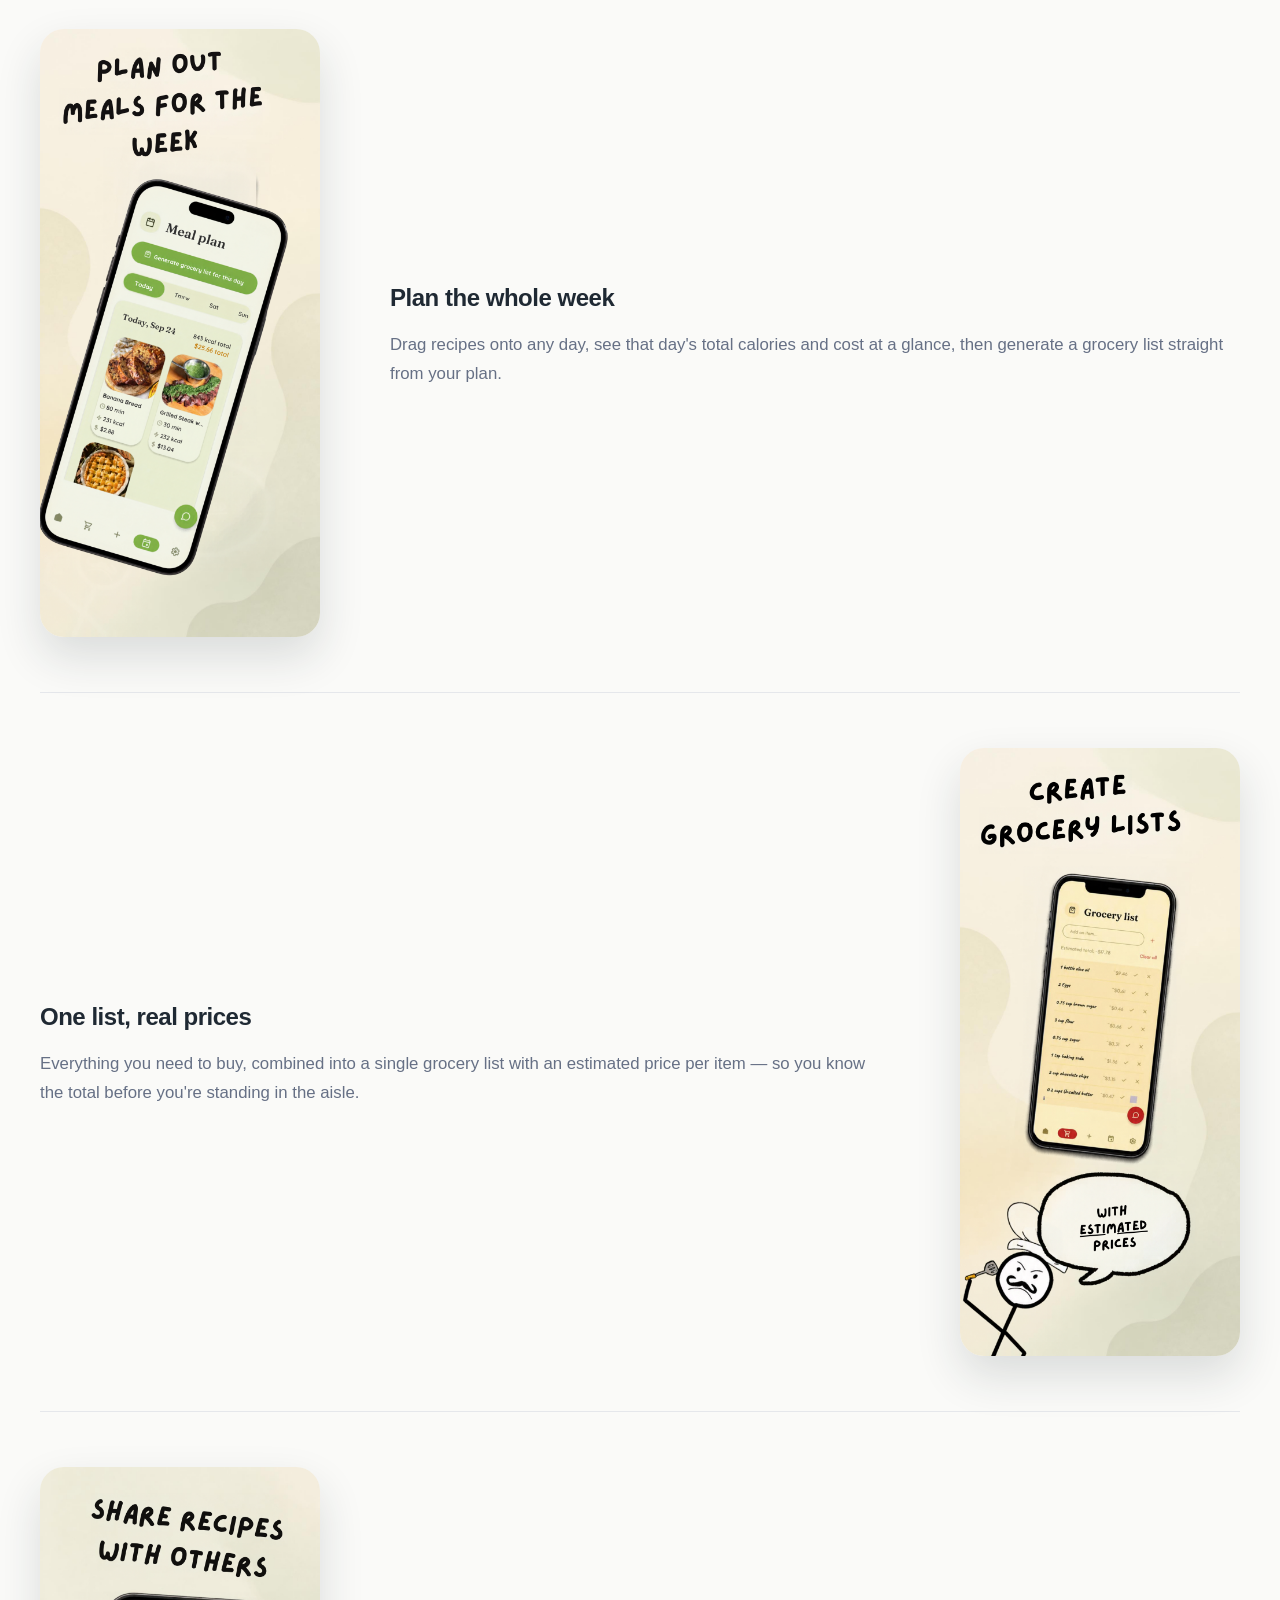
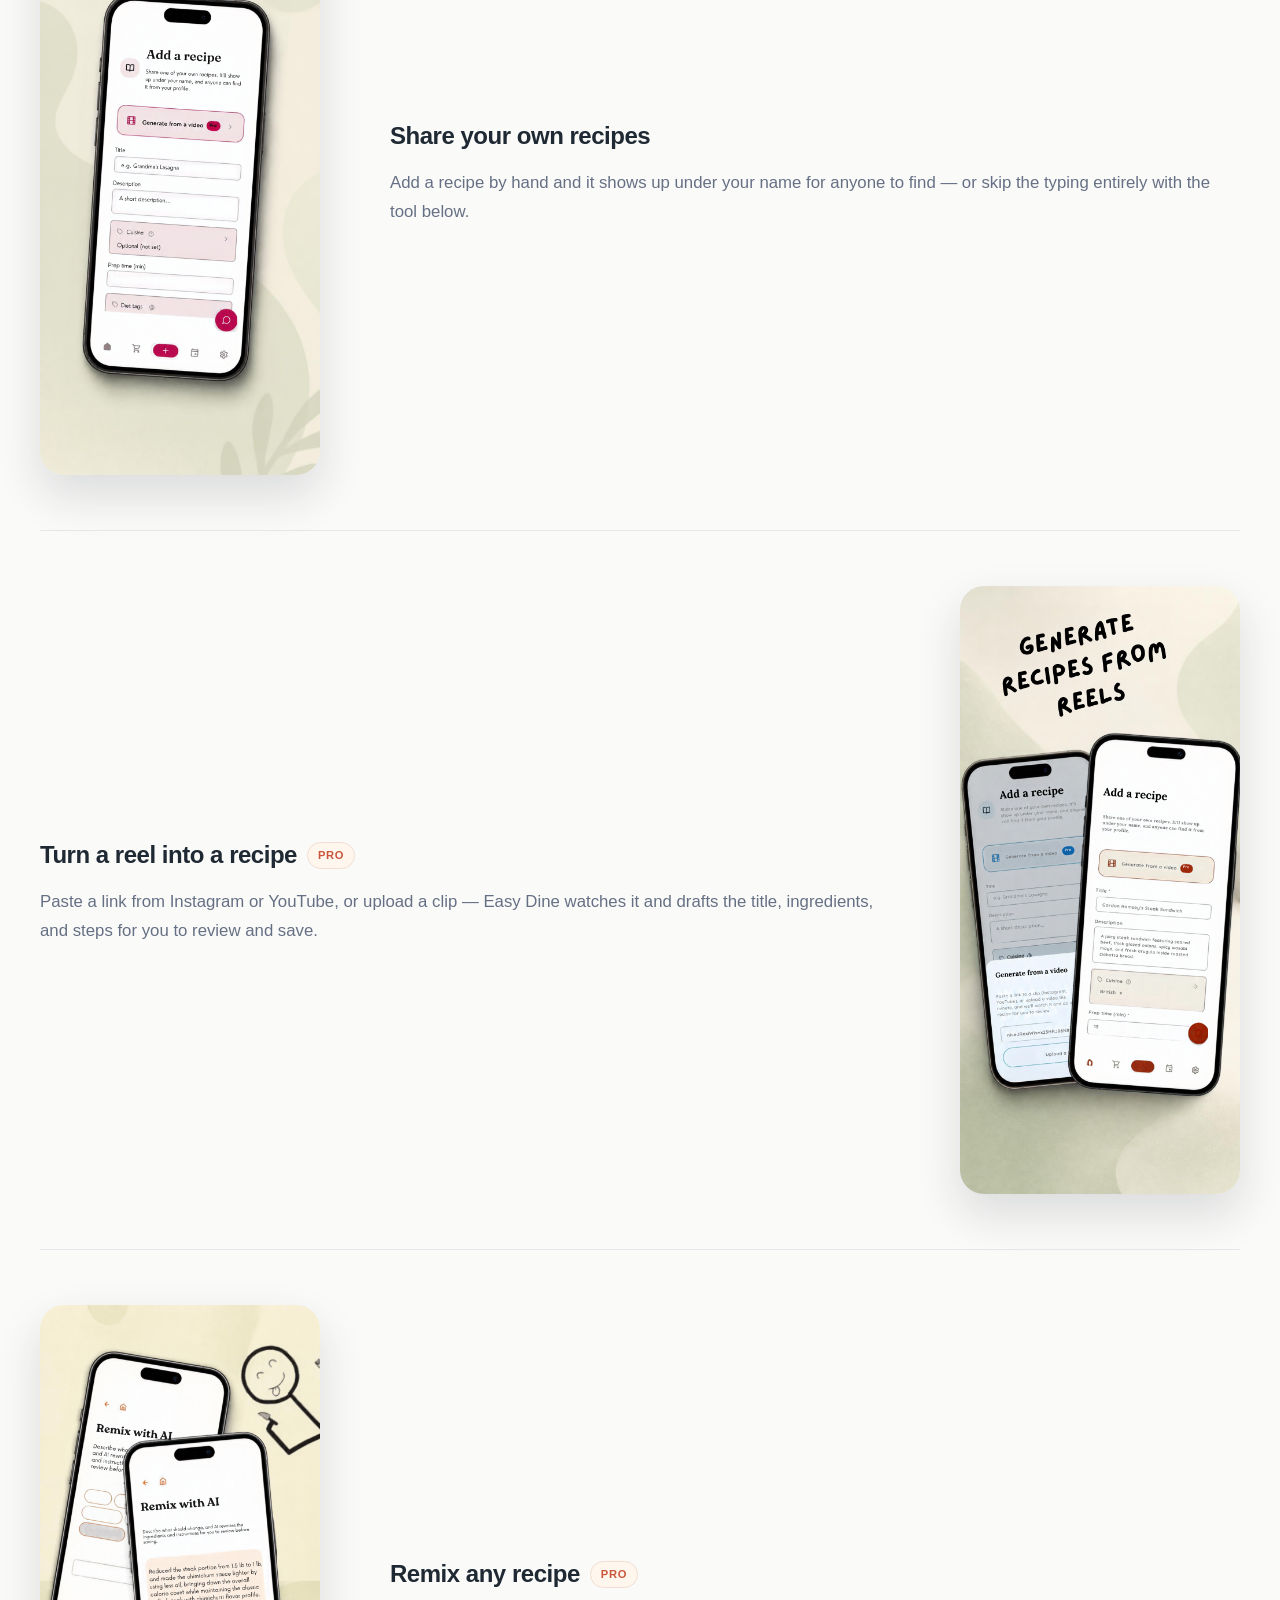
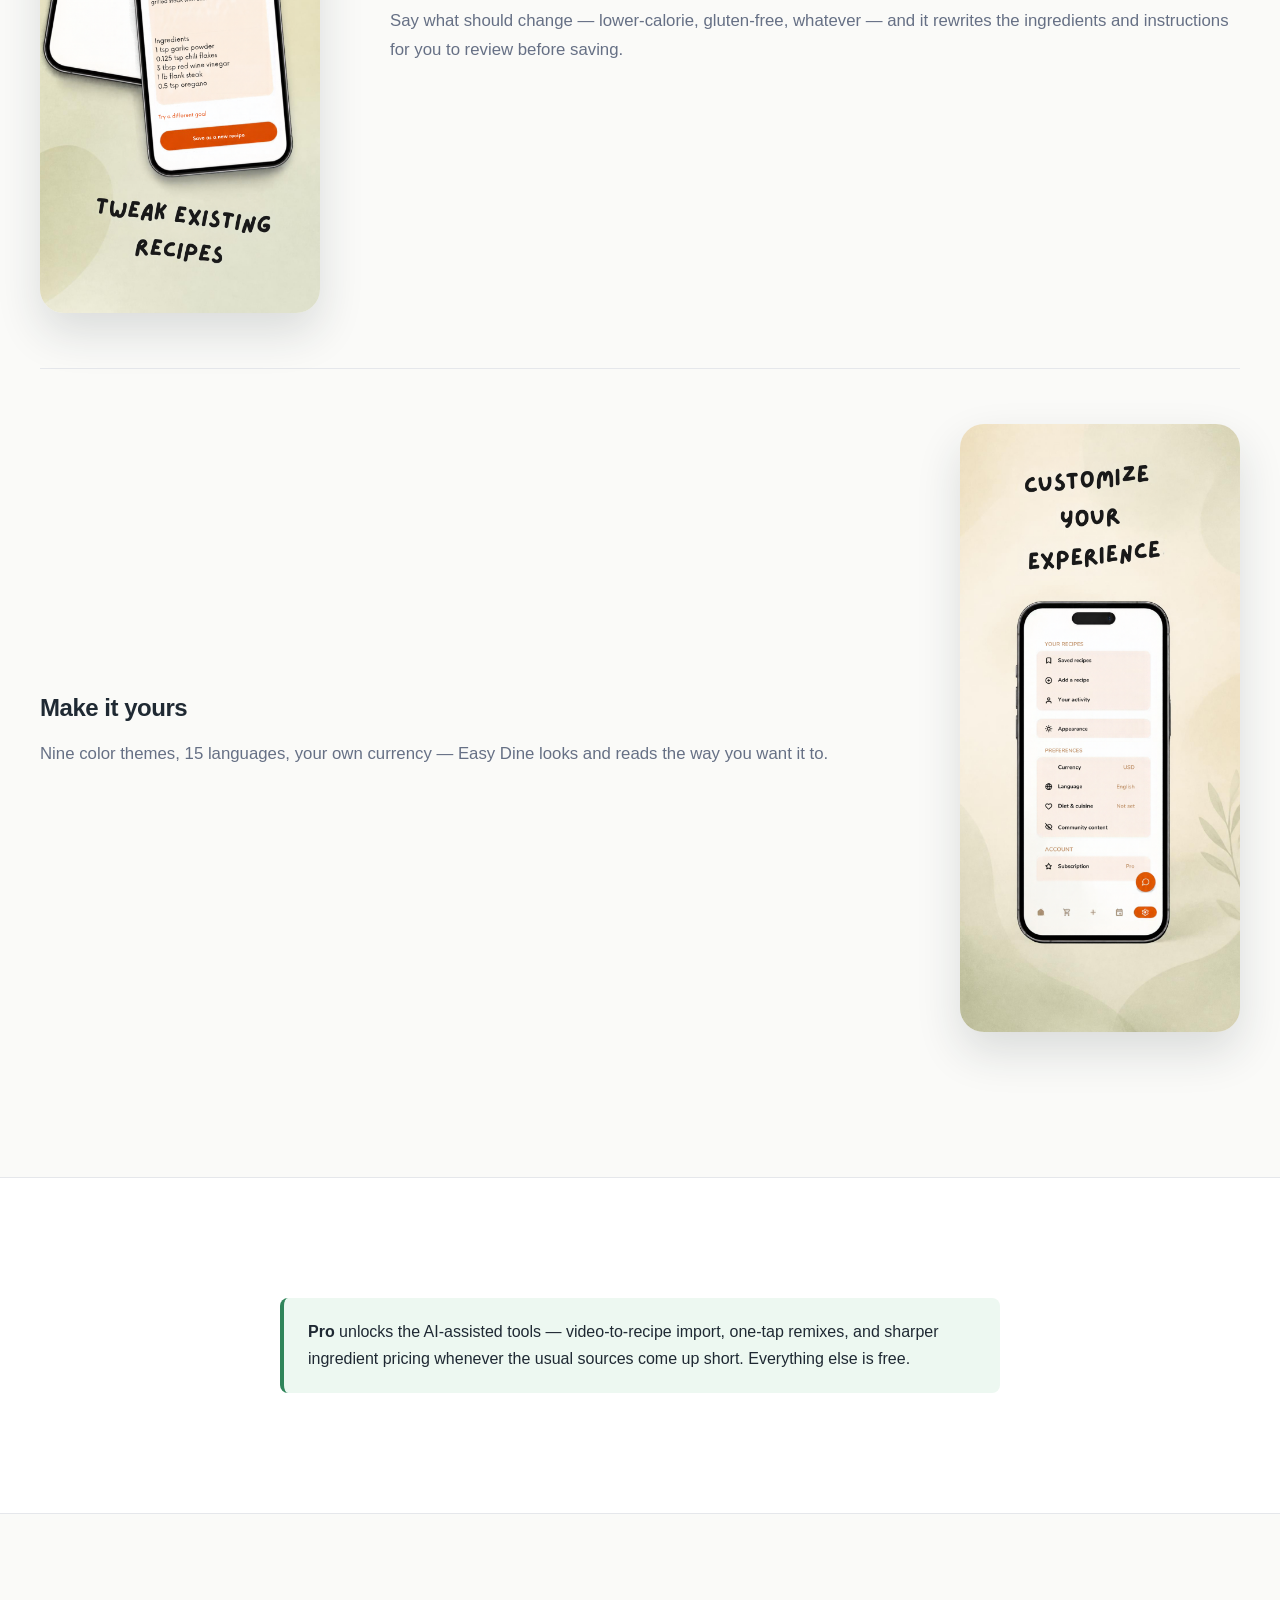
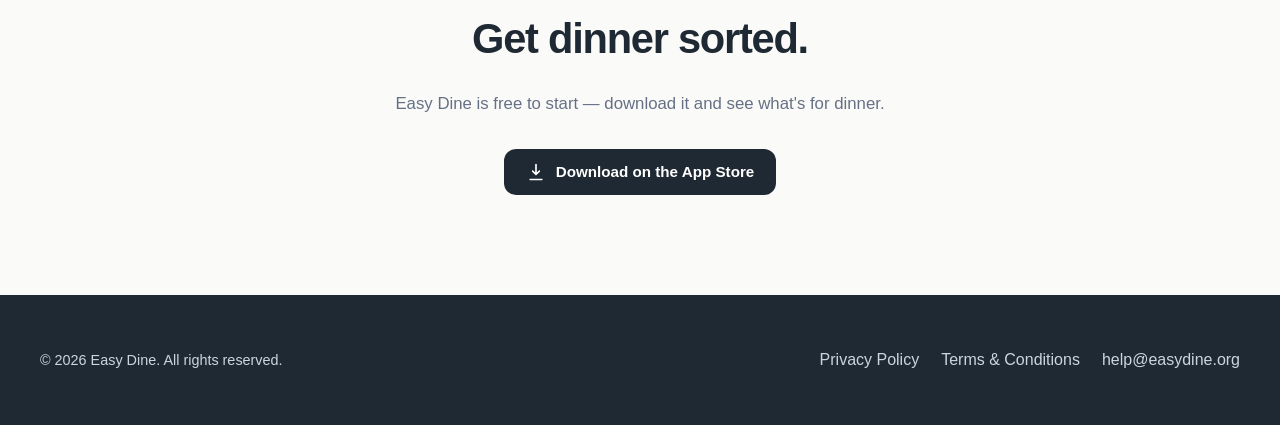
<file: about.html>
<!doctype html>
<html lang="en">
<head>
<meta charset="utf-8">
<meta name="viewport" content="width=device-width, initial-scale=1">
  <link rel="icon" type="image/png" href="/favicon-96x96.png" sizes="96x96" />
<link rel="icon" type="image/svg+xml" href="/favicon.svg" />
<link rel="shortcut icon" href="/favicon.ico" />
<link rel="apple-touch-icon" sizes="180x180" href="/apple-touch-icon.png" />
<meta name="apple-mobile-web-app-title" content="MyWebSite" />
<link rel="manifest" href="/site.webmanifest" />
<title>Easy Dine — Recipes, meal plans &amp; grocery lists</title>
<meta name="description" content="Easy Dine turns 'what should I cook?' into a shopping list. Browse recipes, plan your week, and get a priced grocery list automatically.">
<link rel="stylesheet" href="style.css">
<link rel="stylesheet" href="marketing.css">
</head>
<body>

<header class="site-header">
  <div class="container header-content">
    <a class="logo" href="#top">Easy Dine</a>
    <nav>
      <a href="#features">Features</a>
      <a href="#pro">Pro</a>
      <a href="mailto:help@easydine.org">Contact</a>
    </nav>
  </div>
</header>

<section class="hero" id="top">
  <div class="container hero-inner">
    <div class="hero-copy">
      <span class="eyebrow">Recipes · Meal Plans · Grocery Lists</span>
      <h1>Cook without the guesswork.</h1>
      <p class="hero-text">
        Browse and save recipes, plan your week, and let Easy Dine turn it into a grocery
        list with real, priced-out estimates — so you know what you're making, and what
        it costs, before you start.
      </p>
      <div class="hero-cta">
        <!-- Placeholder badge — swap for Apple's own official "Download on the App
             Store" artwork (developer.apple.com/app-store/marketing/guidelines/) before
             publishing; recreating their logo here would be a trademark-guideline
             problem, not just a style one. -->
        <a class="store-badge" href="https://apps.apple.com/app/id6815075286" aria-label="Download Easy Dine on the App Store">
          <svg width="20" height="20" viewBox="0 0 24 24" fill="none" aria-hidden="true">
            <path d="M12 3v12m0 0l-4-4m4 4l4-4M5 21h14" stroke="white" stroke-width="2" stroke-linecap="round" stroke-linejoin="round"/>
          </svg>
          Download on the App Store
        </a>
        <span class="hero-note">Free to start · Pro unlocks AI recipe tools</span>
      </div>
    </div>
    <img class="hero-mascot" src="assets/chef-headshot.png" alt="Easy Dine's chef mascot, spatula in hand">
  </div>
</section>

<section class="features-section" id="features">
  <div class="container">
    <div class="section-heading">
      <span class="eyebrow">What's inside</span>
      <h2>Everything from "what's for dinner" to the shopping list</h2>
      <p>A full recipe library, weekly planning, and a grocery list that prices itself out — all in one place.</p>
    </div>

    <div class="feature-row">
      <div class="feature-shot"><img src="assets/screens/screen-1.png" alt="Home feed showing suggested recipes personalized to your goals"></div>
      <div class="feature-copy">
        <h3>Recipes worth opening</h3>
        <p>A full recipe library with suggestions personalized to your own goals — search by title, or scroll a feed built around what you're actually trying to eat.</p>
      </div>
    </div>

    <div class="feature-row">
      <div class="feature-shot"><img src="assets/screens/screen-2.png" alt="Search screen filtering recipes by ingredient"></div>
      <div class="feature-copy">
        <h3>Find it by ingredient</h3>
        <p>Search by title, or just type what's actually in your fridge — steak, garlic, whatever you've got on hand.</p>
      </div>
    </div>

    <div class="feature-row">
      <div class="feature-shot"><img src="assets/screens/screen-3.png" alt="Recipe detail screen with ingredients, tags, cost and nutrition"></div>
      <div class="feature-copy">
        <h3>Every recipe, fully broken down</h3>
        <p>Ingredients, equipment, and step-by-step instructions, plus real nutrition and an estimated cost for the whole dish — not just a list of steps.</p>
      </div>
    </div>

    <div class="feature-row">
      <div class="feature-shot"><img src="assets/screens/screen-4.png" alt="Meal plan screen showing a day's recipes, calories and total cost"></div>
      <div class="feature-copy">
        <h3>Plan the whole week</h3>
        <p>Drag recipes onto any day, see that day's total calories and cost at a glance, then generate a grocery list straight from your plan.</p>
      </div>
    </div>

    <div class="feature-row">
      <div class="feature-shot"><img src="assets/screens/screen-5.png" alt="Grocery list with an estimated price next to every item"></div>
      <div class="feature-copy">
        <h3>One list, real prices</h3>
        <p>Everything you need to buy, combined into a single grocery list with an estimated price per item — so you know the total before you're standing in the aisle.</p>
      </div>
    </div>

    <div class="feature-row">
      <div class="feature-shot"><img src="assets/screens/screen-6.png" alt="Add a recipe form for sharing your own recipe with the community"></div>
      <div class="feature-copy">
        <h3>Share your own recipes</h3>
        <p>Add a recipe by hand and it shows up under your name for anyone to find — or skip the typing entirely with the tool below.</p>
      </div>
    </div>

    <div class="feature-row">
      <div class="feature-shot"><img src="assets/screens/screen-7.png" alt="Generate a recipe from a video link or upload"></div>
      <div class="feature-copy">
        <h3>Turn a reel into a recipe <span class="pro-badge">Pro</span></h3>
        <p>Paste a link from Instagram or YouTube, or upload a clip — Easy Dine watches it and drafts the title, ingredients, and steps for you to review and save.</p>
      </div>
    </div>

    <div class="feature-row">
      <div class="feature-shot"><img src="assets/screens/screen-8.png" alt="Remix with AI screen rewriting a recipe's ingredients"></div>
      <div class="feature-copy">
        <h3>Remix any recipe <span class="pro-badge">Pro</span></h3>
        <p>Say what should change — lower-calorie, gluten-free, whatever — and it rewrites the ingredients and instructions for you to review before saving.</p>
      </div>
    </div>

    <div class="feature-row">
      <div class="feature-shot"><img src="assets/screens/screen-9.png" alt="Settings screen with theme, language and currency options"></div>
      <div class="feature-copy">
        <h3>Make it yours</h3>
        <p>Nine color themes, 15 languages, your own currency — Easy Dine looks and reads the way you want it to.</p>
      </div>
    </div>
  </div>
</section>

<section class="features-section alt" id="pro">
  <div class="container">
    <div class="highlight success" style="max-width: 720px; margin-left: auto; margin-right: auto;">
      <strong>Pro</strong> unlocks the AI-assisted tools — video-to-recipe import, one-tap remixes, and sharper ingredient pricing whenever the usual sources come up short. Everything else is free.
    </div>
  </div>
</section>

<section class="cta-section">
  <div class="container">
    <h2>Get dinner sorted.</h2>
    <p>Easy Dine is free to start — download it and see what's for dinner.</p>
    <div class="hero-cta">
      <a class="store-badge" href="https://apps.apple.com/app/id6815075286" aria-label="Download Easy Dine on the App Store">
        <svg width="20" height="20" viewBox="0 0 24 24" fill="none" aria-hidden="true">
          <path d="M12 3v12m0 0l-4-4m4 4l4-4M5 21h14" stroke="white" stroke-width="2" stroke-linecap="round" stroke-linejoin="round"/>
        </svg>
        Download on the App Store
      </a>
    </div>
  </div>
</section>

<footer>
  <div class="container footer-content">
    <p>&copy; 2026 Easy Dine. All rights reserved.</p>
    <div class="footer-links">
      <a href="index.html">Privacy Policy</a>
      <a href="terms.html">Terms &amp; Conditions</a>
      <a href="mailto:help@easydine.org">help@easydine.org</a>
    </div>
  </div>
</footer>

</body>
</html>
</file>
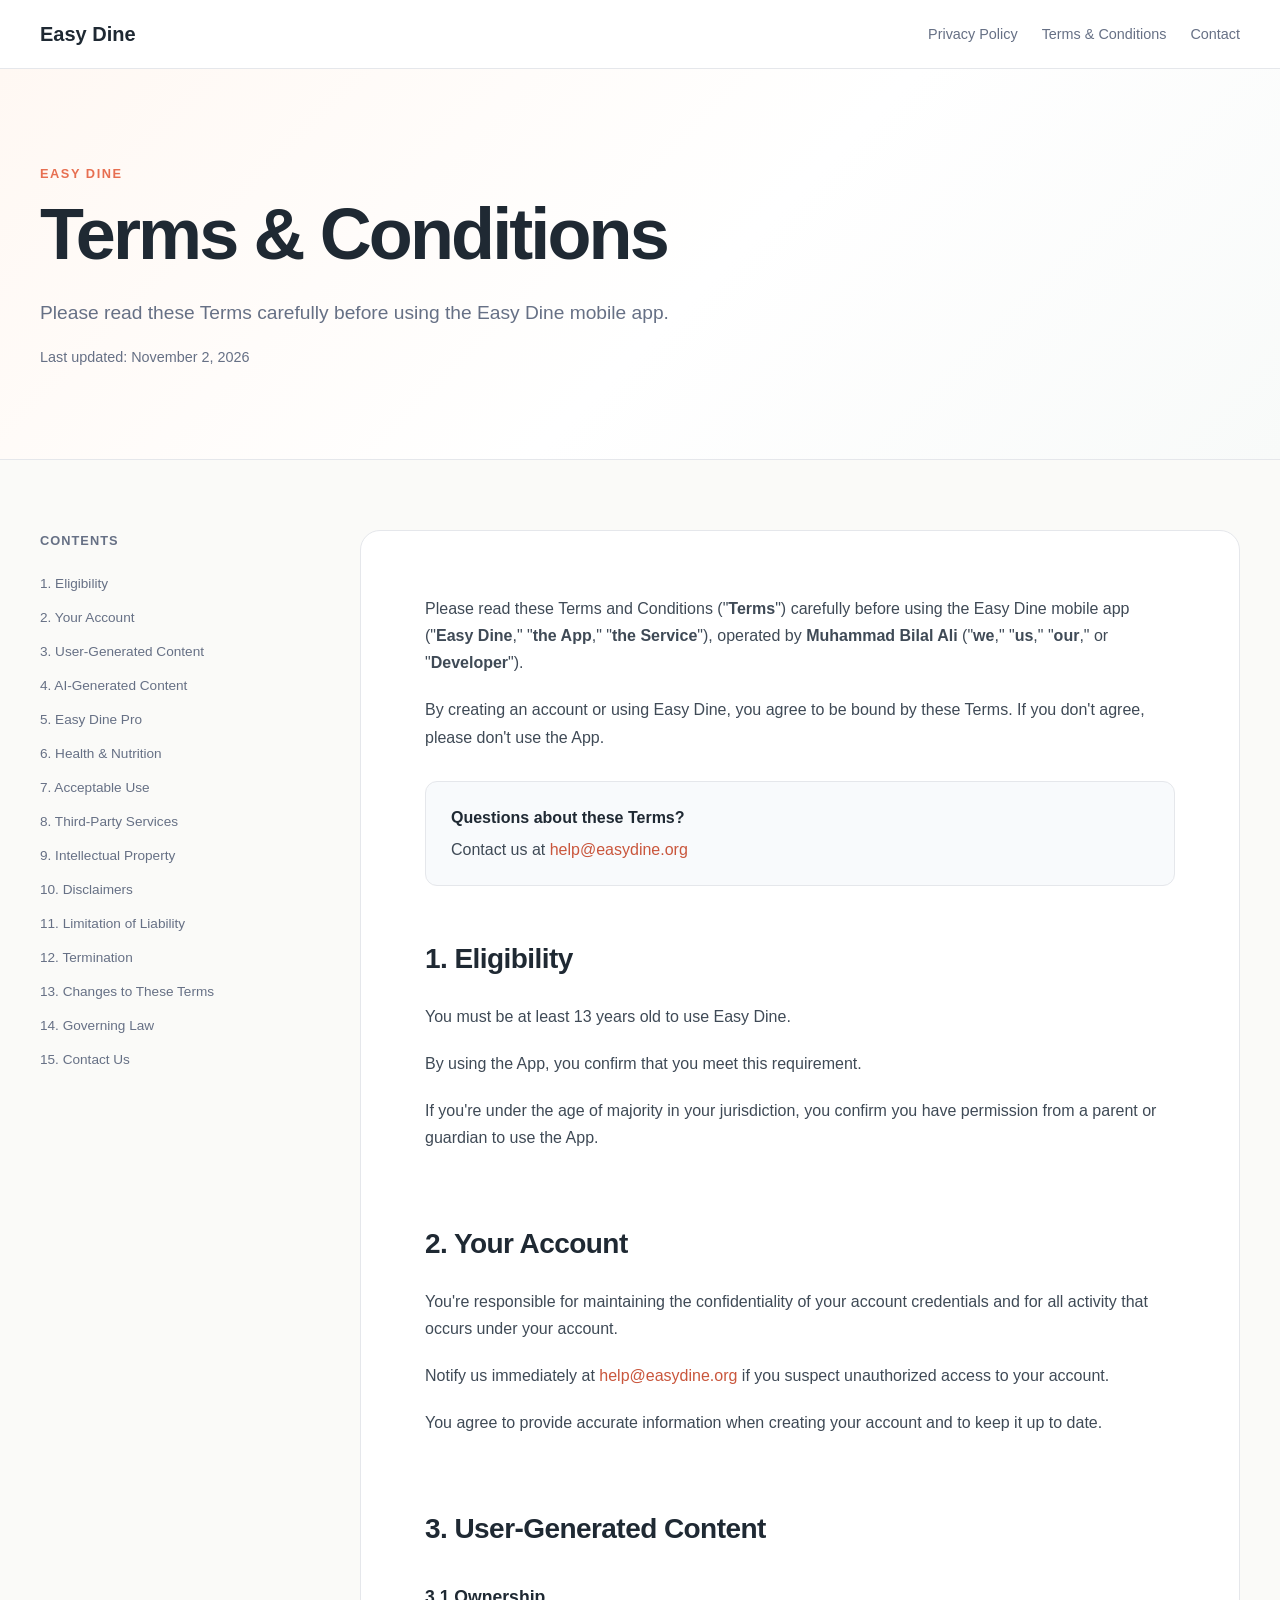
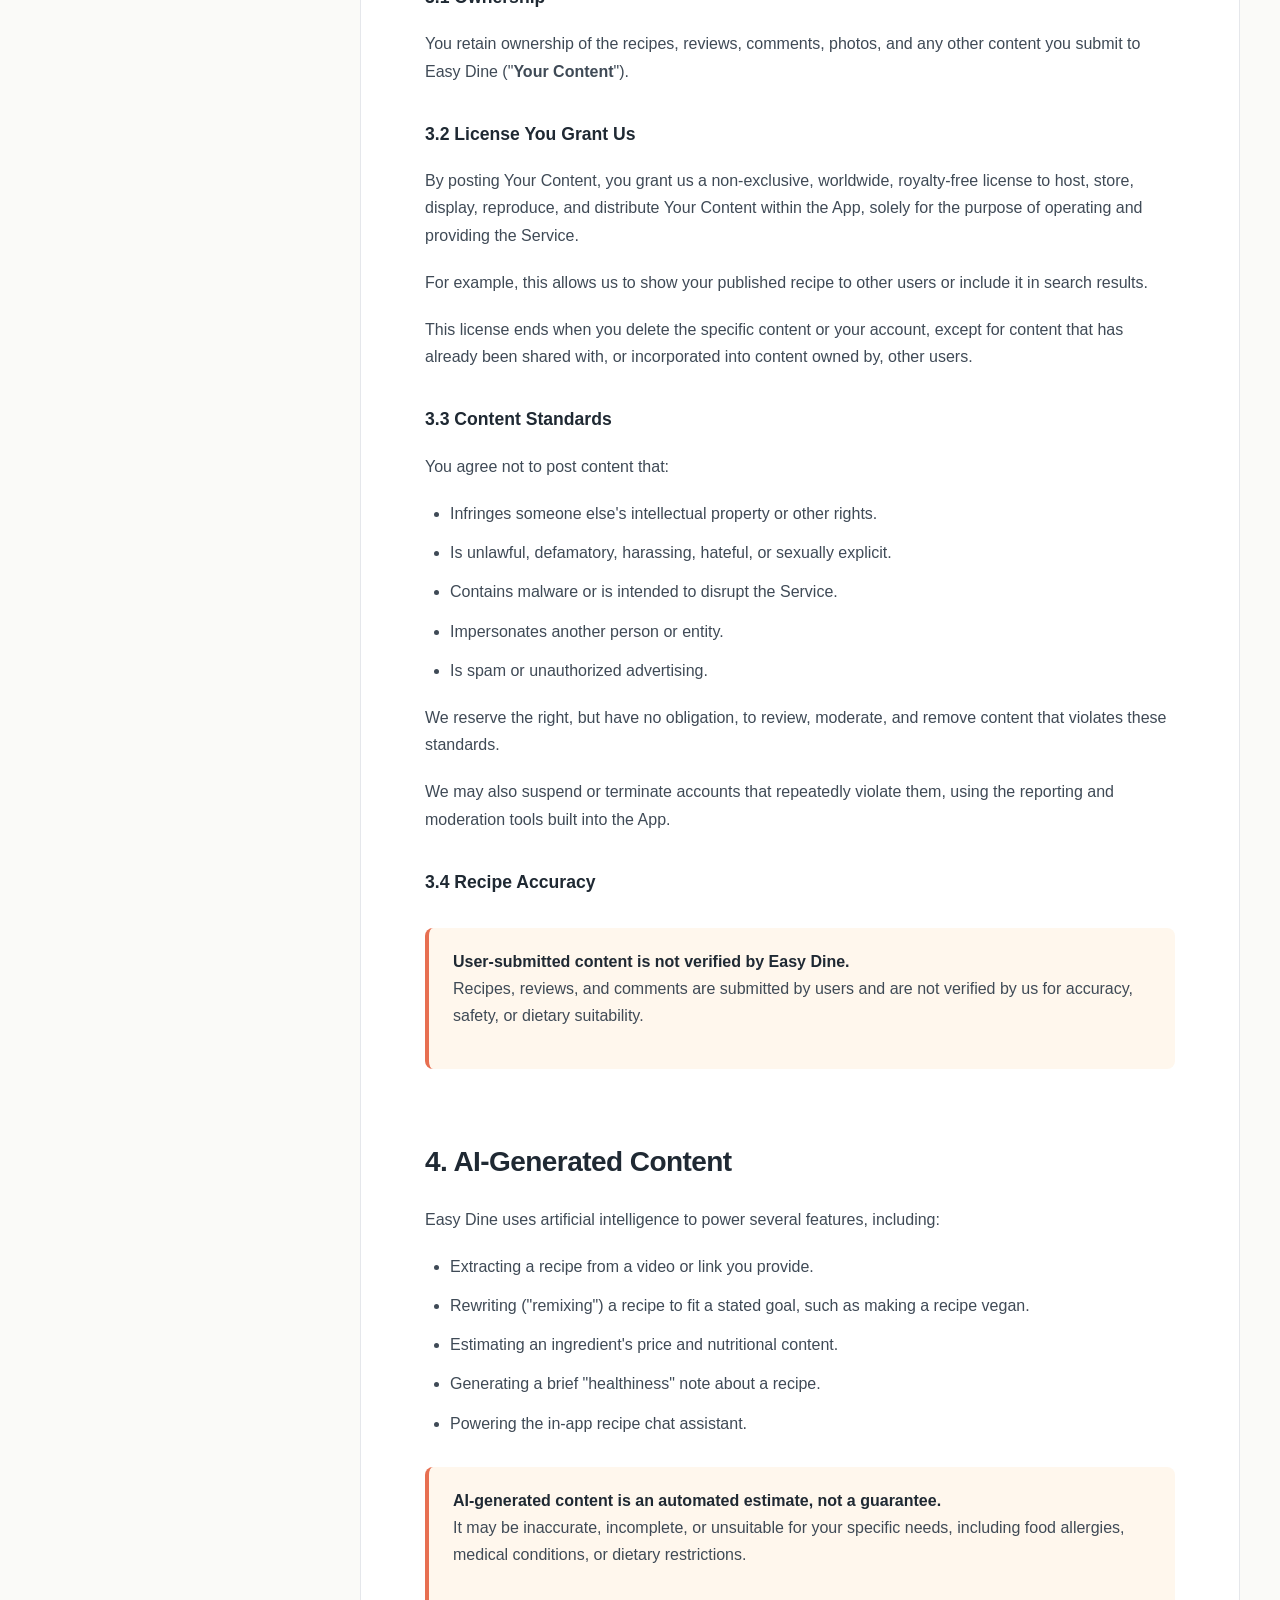
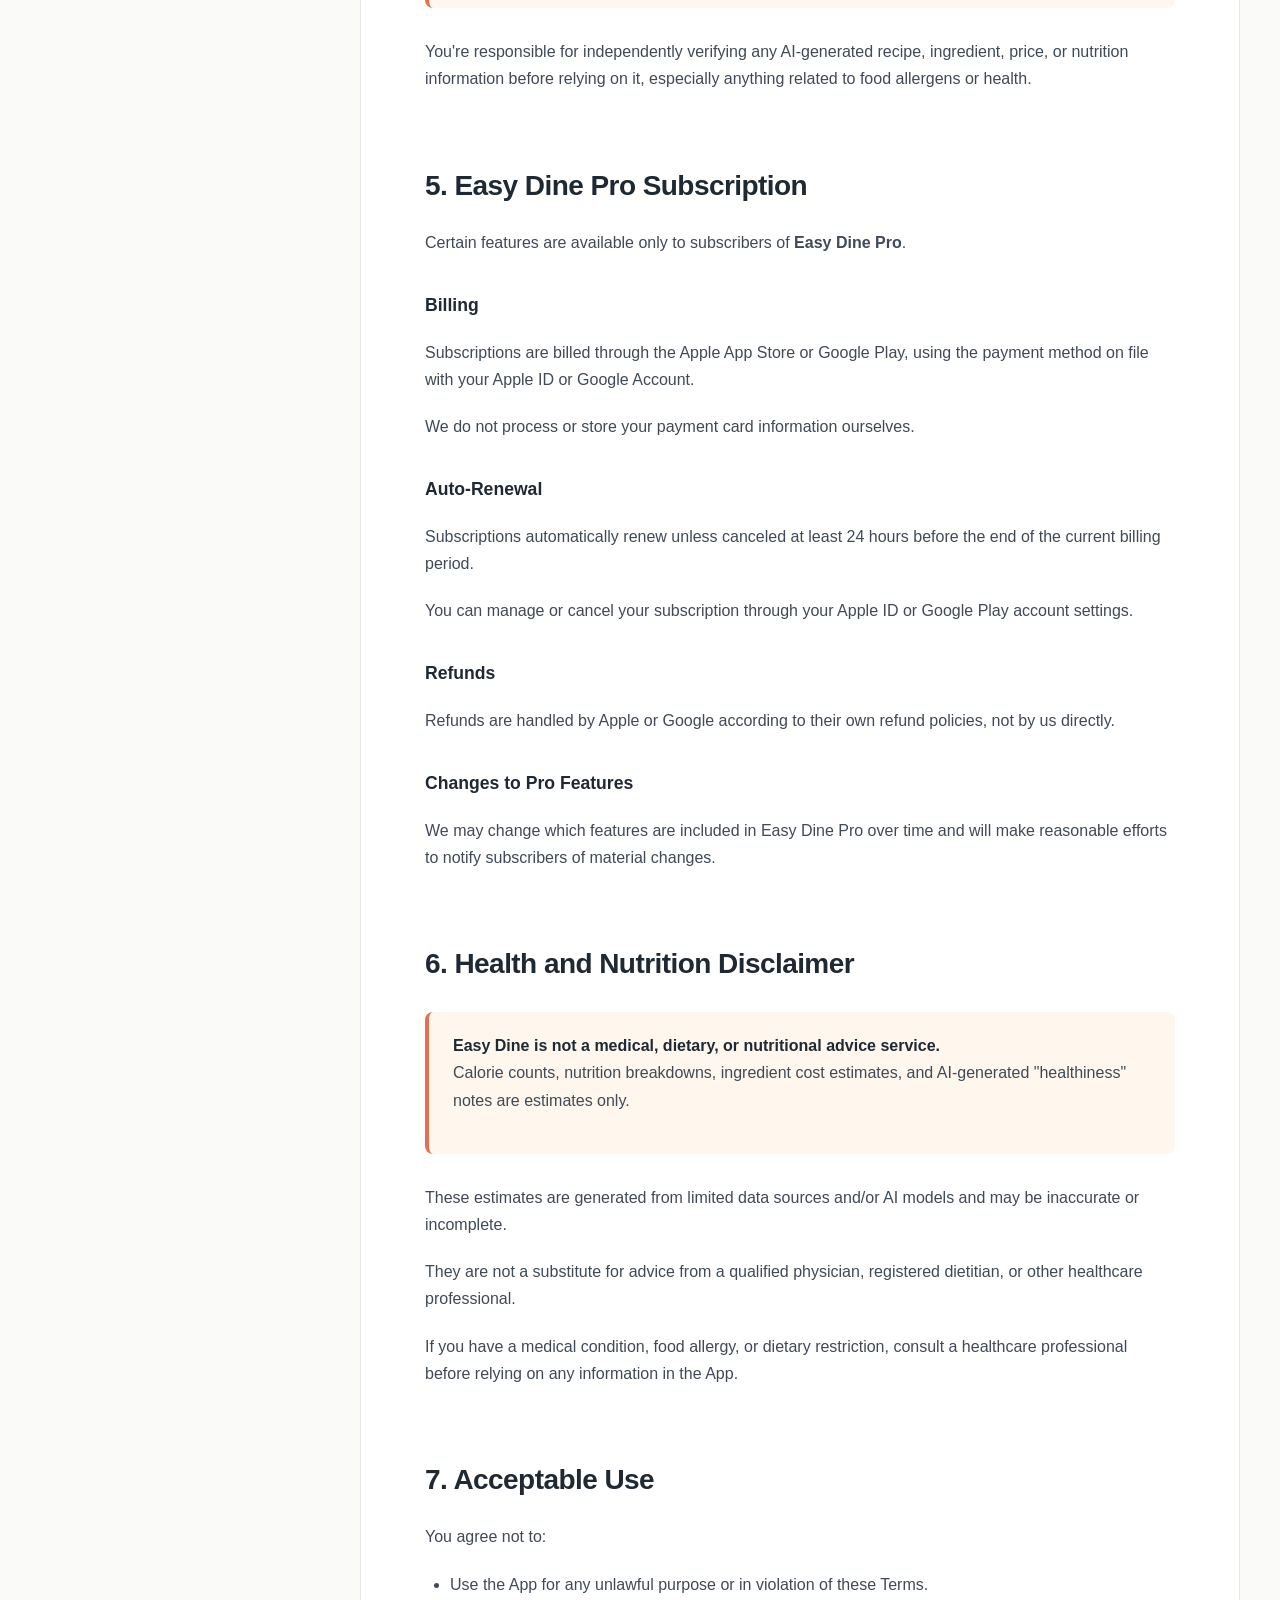
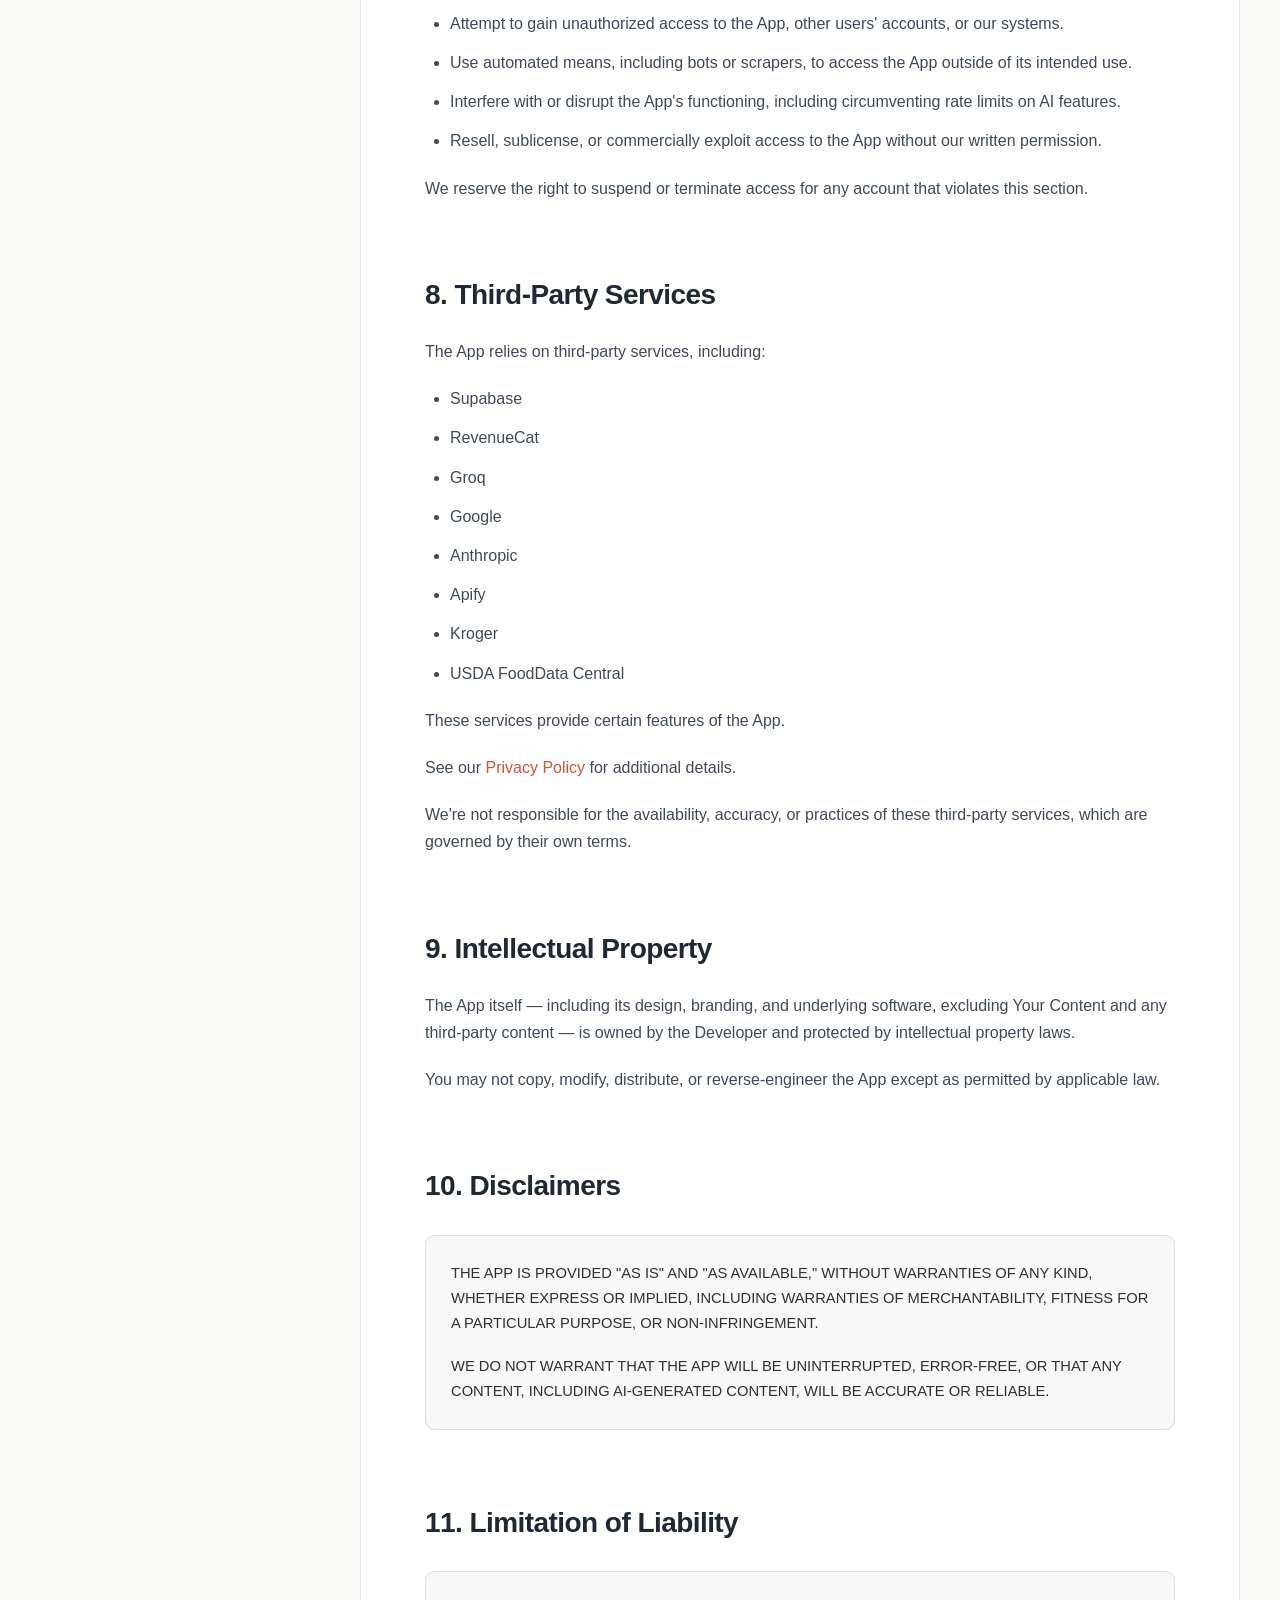
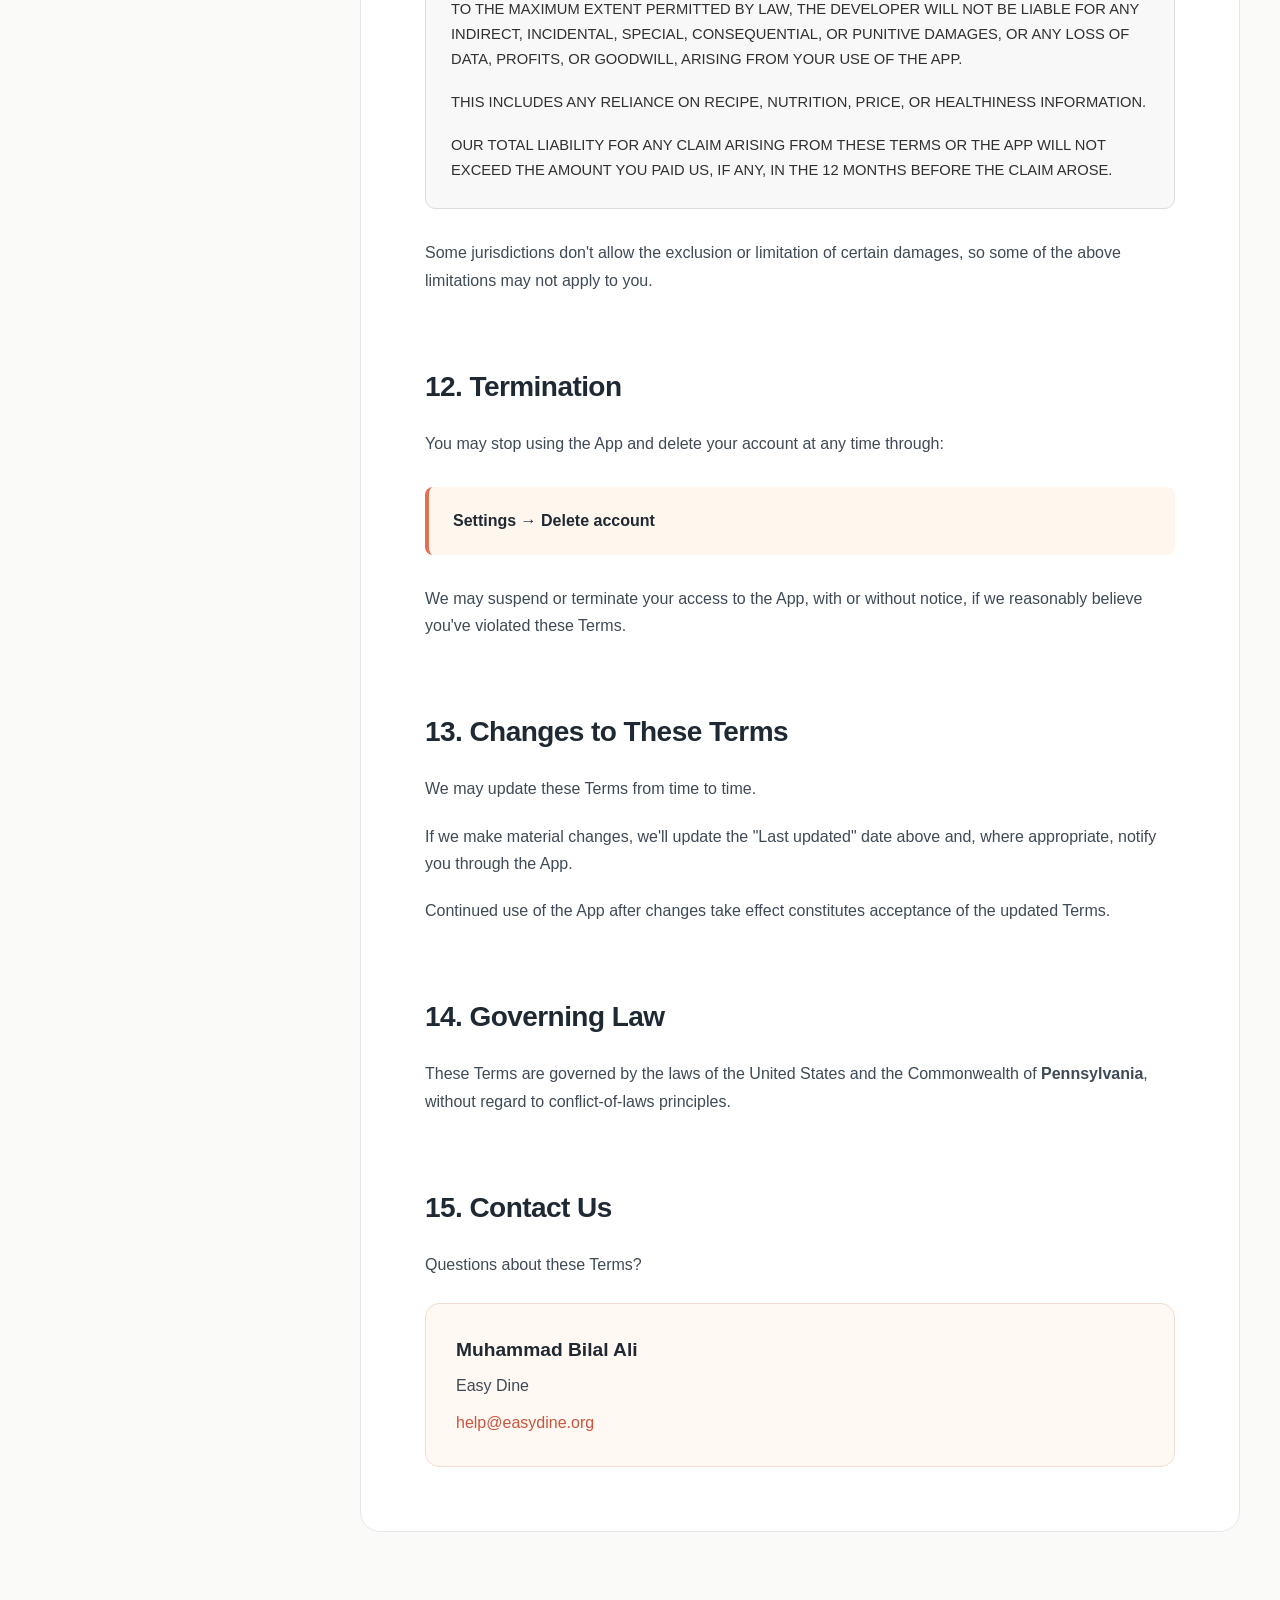
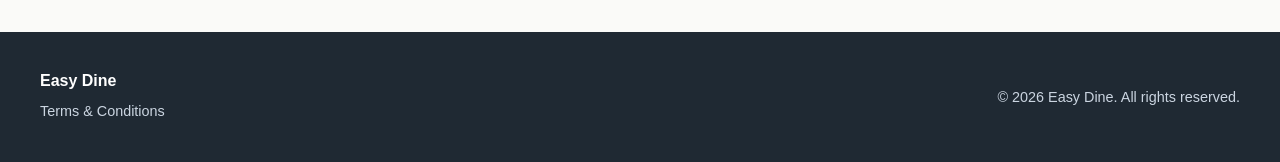
<file: terms.html>
<!DOCTYPE html>
<html lang="en">
<head>
    <meta charset="UTF-8">
    <meta name="viewport" content="width=device-width, initial-scale=1.0">

    <title>Easy Dine — Terms and Conditions</title>

    <meta
        name="description"
        content="Terms and Conditions for Easy Dine"
    >

    <link rel="stylesheet" href="style.css">
    <link rel="icon" type="image/png" href="/favicon-96x96.png" sizes="96x96" />
<link rel="icon" type="image/svg+xml" href="/favicon.svg" />
<link rel="shortcut icon" href="/favicon.ico" />
<link rel="apple-touch-icon" sizes="180x180" href="/apple-touch-icon.png" />
<meta name="apple-mobile-web-app-title" content="MyWebSite" />
<link rel="manifest" href="/site.webmanifest" />
</head>

<body>

<header class="site-header">

    <div class="container header-content">

        <a href="index.html" class="logo">
            Easy Dine
        </a>

        <nav>
            <a href="index.html">Privacy Policy</a>
            <a href="terms.html">Terms & Conditions</a>
            <a href="#contact">Contact</a>
        </nav>

    </div>

</header>


<main>

    <!-- Hero -->
    <section class="hero">

        <div class="container">

            <span class="eyebrow">
                Easy Dine
            </span>

            <h1>
                Terms & Conditions
            </h1>

            <p class="hero-text">
                Please read these Terms carefully before using
                the Easy Dine mobile app.
            </p>

            <p class="updated">
                Last updated: November 2, 2026
            </p>

        </div>

    </section>


    <div class="container content-layout">

        <!-- Sidebar -->
        <aside class="sidebar">

            <div class="sidebar-inner">

                <h3>Contents</h3>

                <a href="#eligibility">
                    1. Eligibility
                </a>

                <a href="#account">
                    2. Your Account
                </a>

                <a href="#content">
                    3. User-Generated Content
                </a>

                <a href="#ai">
                    4. AI-Generated Content
                </a>

                <a href="#pro">
                    5. Easy Dine Pro
                </a>

                <a href="#health">
                    6. Health & Nutrition
                </a>

                <a href="#acceptable-use">
                    7. Acceptable Use
                </a>

                <a href="#third-party">
                    8. Third-Party Services
                </a>

                <a href="#intellectual-property">
                    9. Intellectual Property
                </a>

                <a href="#disclaimers">
                    10. Disclaimers
                </a>

                <a href="#liability">
                    11. Limitation of Liability
                </a>

                <a href="#termination">
                    12. Termination
                </a>

                <a href="#changes">
                    13. Changes to These Terms
                </a>

                <a href="#governing-law">
                    14. Governing Law
                </a>

                <a href="#contact">
                    15. Contact Us
                </a>

            </div>

        </aside>


        <!-- Terms -->
        <article class="policy">

            <p>
                Please read these Terms and Conditions
                ("<strong>Terms</strong>") carefully before using
                the Easy Dine mobile app ("<strong>Easy Dine</strong>,"
                "<strong>the App</strong>," "<strong>the Service</strong>"),
                operated by <strong>Muhammad Bilal Ali</strong>
                ("<strong>we</strong>," "<strong>us</strong>,"
                "<strong>our</strong>," or "<strong>Developer</strong>").
            </p>

            <p>
                By creating an account or using Easy Dine, you agree
                to be bound by these Terms. If you don't agree,
                please don't use the App.
            </p>


            <div class="contact-box">

                <strong>Questions about these Terms?</strong>

                <p>
                    Contact us at
                    <a href="mailto:help@easydine.org">
                        help@easydine.org
                    </a>
                </p>

            </div>


            <!-- 1 -->
            <section id="eligibility">

                <h2>1. Eligibility</h2>

                <p>
                    You must be at least 13 years old to use
                    Easy Dine.
                </p>

                <p>
                    By using the App, you confirm that you meet
                    this requirement.
                </p>

                <p>
                    If you're under the age of majority in your
                    jurisdiction, you confirm you have permission
                    from a parent or guardian to use the App.
                </p>

            </section>


            <!-- 2 -->
            <section id="account">

                <h2>2. Your Account</h2>

                <p>
                    You're responsible for maintaining the
                    confidentiality of your account credentials
                    and for all activity that occurs under your
                    account.
                </p>

                <p>
                    Notify us immediately at
                    <a href="mailto:help@easydine.org">
                        help@easydine.org
                    </a>
                    if you suspect unauthorized access to your
                    account.
                </p>

                <p>
                    You agree to provide accurate information
                    when creating your account and to keep it
                    up to date.
                </p>

            </section>


            <!-- 3 -->
            <section id="content">

                <h2>3. User-Generated Content</h2>


                <h3>3.1 Ownership</h3>

                <p>
                    You retain ownership of the recipes, reviews,
                    comments, photos, and any other content you
                    submit to Easy Dine
                    ("<strong>Your Content</strong>").
                </p>


                <h3>3.2 License You Grant Us</h3>

                <p>
                    By posting Your Content, you grant us a
                    non-exclusive, worldwide, royalty-free license
                    to host, store, display, reproduce, and
                    distribute Your Content within the App,
                    solely for the purpose of operating and
                    providing the Service.
                </p>

                <p>
                    For example, this allows us to show your
                    published recipe to other users or include
                    it in search results.
                </p>

                <p>
                    This license ends when you delete the specific
                    content or your account, except for content
                    that has already been shared with, or
                    incorporated into content owned by, other
                    users.
                </p>


                <h3>3.3 Content Standards</h3>

                <p>
                    You agree not to post content that:
                </p>

                <ul>

                    <li>
                        Infringes someone else's intellectual
                        property or other rights.
                    </li>

                    <li>
                        Is unlawful, defamatory, harassing,
                        hateful, or sexually explicit.
                    </li>

                    <li>
                        Contains malware or is intended to
                        disrupt the Service.
                    </li>

                    <li>
                        Impersonates another person or entity.
                    </li>

                    <li>
                        Is spam or unauthorized advertising.
                    </li>

                </ul>


                <p>
                    We reserve the right, but have no obligation,
                    to review, moderate, and remove content that
                    violates these standards.
                </p>

                <p>
                    We may also suspend or terminate accounts
                    that repeatedly violate them, using the
                    reporting and moderation tools built into
                    the App.
                </p>


                <h3>3.4 Recipe Accuracy</h3>

                <div class="highlight">

                    <strong>
                        User-submitted content is not verified
                        by Easy Dine.
                    </strong>

                    <p>
                        Recipes, reviews, and comments are submitted
                        by users and are not verified by us for
                        accuracy, safety, or dietary suitability.
                    </p>

                </div>

            </section>


            <!-- 4 -->
            <section id="ai">

                <h2>4. AI-Generated Content</h2>

                <p>
                    Easy Dine uses artificial intelligence to power
                    several features, including:
                </p>

                <ul>

                    <li>
                        Extracting a recipe from a video or link
                        you provide.
                    </li>

                    <li>
                        Rewriting ("remixing") a recipe to fit
                        a stated goal, such as making a recipe vegan.
                    </li>

                    <li>
                        Estimating an ingredient's price and
                        nutritional content.
                    </li>

                    <li>
                        Generating a brief "healthiness" note
                        about a recipe.
                    </li>

                    <li>
                        Powering the in-app recipe chat assistant.
                    </li>

                </ul>


                <div class="highlight">

                    <strong>
                        AI-generated content is an automated
                        estimate, not a guarantee.
                    </strong>

                    <p>
                        It may be inaccurate, incomplete, or
                        unsuitable for your specific needs,
                        including food allergies, medical
                        conditions, or dietary restrictions.
                    </p>

                </div>


                <p>
                    You're responsible for independently verifying
                    any AI-generated recipe, ingredient, price,
                    or nutrition information before relying on it,
                    especially anything related to food allergens
                    or health.
                </p>

            </section>


            <!-- 5 -->
            <section id="pro">

                <h2>5. Easy Dine Pro Subscription</h2>

                <p>
                    Certain features are available only to
                    subscribers of <strong>Easy Dine Pro</strong>.
                </p>


                <h3>Billing</h3>

                <p>
                    Subscriptions are billed through the Apple
                    App Store or Google Play, using the payment
                    method on file with your Apple ID or Google
                    Account.
                </p>

                <p>
                    We do not process or store your payment card
                    information ourselves.
                </p>


                <h3>Auto-Renewal</h3>

                <p>
                    Subscriptions automatically renew unless
                    canceled at least 24 hours before the end
                    of the current billing period.
                </p>

                <p>
                    You can manage or cancel your subscription
                    through your Apple ID or Google Play account
                    settings.
                </p>


                <h3>Refunds</h3>

                <p>
                    Refunds are handled by Apple or Google
                    according to their own refund policies,
                    not by us directly.
                </p>


                <h3>Changes to Pro Features</h3>

                <p>
                    We may change which features are included
                    in Easy Dine Pro over time and will make
                    reasonable efforts to notify subscribers
                    of material changes.
                </p>

            </section>


            <!-- 6 -->
            <section id="health">

                <h2>6. Health and Nutrition Disclaimer</h2>

                <div class="highlight">

                    <strong>
                        Easy Dine is not a medical, dietary,
                        or nutritional advice service.
                    </strong>

                    <p>
                        Calorie counts, nutrition breakdowns,
                        ingredient cost estimates, and
                        AI-generated "healthiness" notes are
                        estimates only.
                    </p>

                </div>


                <p>
                    These estimates are generated from limited
                    data sources and/or AI models and may be
                    inaccurate or incomplete.
                </p>

                <p>
                    They are not a substitute for advice from
                    a qualified physician, registered dietitian,
                    or other healthcare professional.
                </p>

                <p>
                    If you have a medical condition, food allergy,
                    or dietary restriction, consult a healthcare
                    professional before relying on any information
                    in the App.
                </p>

            </section>


            <!-- 7 -->
            <section id="acceptable-use">

                <h2>7. Acceptable Use</h2>

                <p>
                    You agree not to:
                </p>

                <ul>

                    <li>
                        Use the App for any unlawful purpose or
                        in violation of these Terms.
                    </li>

                    <li>
                        Attempt to gain unauthorized access to
                        the App, other users' accounts, or our
                        systems.
                    </li>

                    <li>
                        Use automated means, including bots or
                        scrapers, to access the App outside of
                        its intended use.
                    </li>

                    <li>
                        Interfere with or disrupt the App's
                        functioning, including circumventing
                        rate limits on AI features.
                    </li>

                    <li>
                        Resell, sublicense, or commercially
                        exploit access to the App without our
                        written permission.
                    </li>

                </ul>


                <p>
                    We reserve the right to suspend or terminate
                    access for any account that violates this
                    section.
                </p>

            </section>


            <!-- 8 -->
            <section id="third-party">

                <h2>8. Third-Party Services</h2>

                <p>
                    The App relies on third-party services,
                    including:
                </p>

                <ul>

                    <li>Supabase</li>
                    <li>RevenueCat</li>
                    <li>Groq</li>
                    <li>Google</li>
                    <li>Anthropic</li>
                    <li>Apify</li>
                    <li>Kroger</li>
                    <li>USDA FoodData Central</li>

                </ul>

                <p>
                    These services provide certain features
                    of the App.
                </p>

                <p>
                    See our
                    <a href="index.html">
                        Privacy Policy
                    </a>
                    for additional details.
                </p>

                <p>
                    We're not responsible for the availability,
                    accuracy, or practices of these third-party
                    services, which are governed by their own
                    terms.
                </p>

            </section>


            <!-- 9 -->
            <section id="intellectual-property">

                <h2>9. Intellectual Property</h2>

                <p>
                    The App itself — including its design,
                    branding, and underlying software, excluding
                    Your Content and any third-party content —
                    is owned by the Developer and protected by
                    intellectual property laws.
                </p>

                <p>
                    You may not copy, modify, distribute, or
                    reverse-engineer the App except as permitted
                    by applicable law.
                </p>

            </section>


            <!-- 10 -->
            <section id="disclaimers">

                <h2>10. Disclaimers</h2>

                <div class="legal-warning">

                    <p>
                        THE APP IS PROVIDED "AS IS" AND
                        "AS AVAILABLE," WITHOUT WARRANTIES
                        OF ANY KIND, WHETHER EXPRESS OR IMPLIED,
                        INCLUDING WARRANTIES OF MERCHANTABILITY,
                        FITNESS FOR A PARTICULAR PURPOSE,
                        OR NON-INFRINGEMENT.
                    </p>

                    <p>
                        WE DO NOT WARRANT THAT THE APP WILL
                        BE UNINTERRUPTED, ERROR-FREE, OR THAT
                        ANY CONTENT, INCLUDING AI-GENERATED
                        CONTENT, WILL BE ACCURATE OR RELIABLE.
                    </p>

                </div>

            </section>


            <!-- 11 -->
            <section id="liability">

                <h2>11. Limitation of Liability</h2>

                <div class="legal-warning">

                    <p>
                        TO THE MAXIMUM EXTENT PERMITTED BY LAW,
                        THE DEVELOPER WILL NOT BE LIABLE FOR ANY
                        INDIRECT, INCIDENTAL, SPECIAL,
                        CONSEQUENTIAL, OR PUNITIVE DAMAGES,
                        OR ANY LOSS OF DATA, PROFITS, OR GOODWILL,
                        ARISING FROM YOUR USE OF THE APP.
                    </p>

                    <p>
                        THIS INCLUDES ANY RELIANCE ON RECIPE,
                        NUTRITION, PRICE, OR HEALTHINESS
                        INFORMATION.
                    </p>

                    <p>
                        OUR TOTAL LIABILITY FOR ANY CLAIM
                        ARISING FROM THESE TERMS OR THE APP
                        WILL NOT EXCEED THE AMOUNT YOU PAID US,
                        IF ANY, IN THE 12 MONTHS BEFORE THE
                        CLAIM AROSE.
                    </p>

                </div>


                <p>
                    Some jurisdictions don't allow the exclusion
                    or limitation of certain damages, so some
                    of the above limitations may not apply to you.
                </p>

            </section>


            <!-- 12 -->
            <section id="termination">

                <h2>12. Termination</h2>

                <p>
                    You may stop using the App and delete your
                    account at any time through:
                </p>

                <div class="highlight">
                    <strong>
                        Settings → Delete account
                    </strong>
                </div>

                <p>
                    We may suspend or terminate your access to
                    the App, with or without notice, if we
                    reasonably believe you've violated these Terms.
                </p>

            </section>


            <!-- 13 -->
            <section id="changes">

                <h2>13. Changes to These Terms</h2>

                <p>
                    We may update these Terms from time to time.
                </p>

                <p>
                    If we make material changes, we'll update the
                    "Last updated" date above and, where appropriate,
                    notify you through the App.
                </p>

                <p>
                    Continued use of the App after changes take
                    effect constitutes acceptance of the updated
                    Terms.
                </p>

            </section>


            <!-- 14 -->
            <section id="governing-law">

                <h2>14. Governing Law</h2>

                <p>
                    These Terms are governed by the laws of the
                    United States and the Commonwealth of
                    <strong>Pennsylvania</strong>, without regard
                    to conflict-of-laws principles.
                </p>

            </section>


            <!-- 15 -->
            <section id="contact">

                <h2>15. Contact Us</h2>

                <p>
                    Questions about these Terms?
                </p>


                <div class="contact-card">

                    <h3>
                        Muhammad Bilal Ali
                    </h3>

                    <p>
                        Easy Dine
                    </p>

                    <a href="mailto:help@easydine.org">
                        help@easydine.org
                    </a>

                </div>

            </section>


        </article>

    </div>

</main>


<footer>

    <div class="container footer-content">

        <div>

            <strong>
                Easy Dine
            </strong>

            <p>
                Terms & Conditions
            </p>

        </div>


        <div>

            <p>
                © 2026 Easy Dine. All rights reserved.
            </p>

        </div>

    </div>

</footer>


<script>

    // Smooth scrolling
    document
        .querySelectorAll('a[href^="#"]')
        .forEach(link => {

            link.addEventListener(
                "click",
                function(event) {

                    const target =
                        document.querySelector(
                            this.getAttribute("href")
                        );

                    if (target) {

                        event.preventDefault();

                        target.scrollIntoView({
                            behavior: "smooth"
                        });

                    }

                }
            );

        });

</script>

</body>
</html>
</file>
<file: style.css>
/* =========================================
   Easy Dine Privacy Policy
   ========================================= */

:root {
    --background: #fafaf8;
    --surface: #ffffff;
    --text: #1f2933;
    --muted: #667085;
    --border: #e5e7eb;
    --primary: #e76f51;
    --primary-dark: #c9563c;
    --green: #2f855a;
    --green-bg: #edf8f1;
    --highlight-bg: #fff7ed;
    --max-width: 1200px;
}


/* =========================================
   Reset
   ========================================= */

* {
    box-sizing: border-box;
}

html {
    scroll-behavior: smooth;
    scroll-padding-top: 90px;
}

body {
    margin: 0;
    background: var(--background);
    color: var(--text);

    font-family:
        -apple-system,
        BlinkMacSystemFont,
        "Segoe UI",
        Roboto,
        Helvetica,
        Arial,
        sans-serif;

    line-height: 1.7;
}


/* =========================================
   Global
   ========================================= */

.container {
    width: min(
        calc(100% - 40px),
        var(--max-width)
    );

    margin: 0 auto;
}

a {
    color: var(--primary-dark);
    text-decoration: none;
}

a:hover {
    text-decoration: underline;
}


/* =========================================
   Header
   ========================================= */

.site-header {
    position: sticky;
    top: 0;
    z-index: 100;

    background: rgba(255, 255, 255, 0.95);

    border-bottom: 1px solid var(--border);

    backdrop-filter: blur(10px);
}

.header-content {
    min-height: 68px;

    display: flex;
    align-items: center;
    justify-content: space-between;

    gap: 30px;
}

.logo {
    font-size: 1.25rem;
    font-weight: 800;
    color: var(--text);
}

.logo:hover {
    text-decoration: none;
}

nav {
    display: flex;
    align-items: center;
    gap: 24px;

    font-size: 0.9rem;
}

nav a {
    color: var(--muted);
}

nav a:hover {
    color: var(--primary);
}


/* =========================================
   Hero
   ========================================= */

.hero {
    padding: 90px 0 75px;

    background:
        linear-gradient(
            135deg,
            #fff8f3 0%,
            #fff 55%,
            #f8faf9 100%
        );

    border-bottom: 1px solid var(--border);
}

.eyebrow {
    display: inline-block;

    margin-bottom: 12px;

    color: var(--primary);

    font-size: 0.8rem;
    font-weight: 800;
    letter-spacing: 0.12em;
    text-transform: uppercase;
}

.hero h1 {
    margin: 0;

    font-size: clamp(2.5rem, 6vw, 4.5rem);

    line-height: 1.05;

    letter-spacing: -0.04em;
}

.hero-text {
    max-width: 700px;

    margin: 25px 0 15px;

    color: var(--muted);

    font-size: 1.2rem;
}

.updated {
    color: var(--muted);

    font-size: 0.9rem;
}


/* =========================================
   Content Layout
   ========================================= */

.content-layout {
    display: grid;

    grid-template-columns:
        250px
        minmax(0, 1fr);

    gap: 70px;

    padding-top: 70px;
    padding-bottom: 100px;
}


/* =========================================
   Sidebar
   ========================================= */

.sidebar {
    position: relative;
}

.sidebar-inner {
    position: sticky;
    top: 100px;

    display: flex;
    flex-direction: column;

    gap: 5px;
}

.sidebar h3 {
    margin: 0 0 12px;

    font-size: 0.8rem;

    text-transform: uppercase;

    letter-spacing: 0.08em;

    color: var(--muted);
}

.sidebar a {
    padding: 5px 0;

    color: var(--muted);

    font-size: 0.85rem;

    line-height: 1.4;
}

.sidebar a:hover {
    color: var(--primary);
    text-decoration: none;
}


/* =========================================
   Policy
   ========================================= */

.policy {
    min-width: 0;

    background: var(--surface);

    padding: clamp(30px, 5vw, 65px);

    border: 1px solid var(--border);

    border-radius: 20px;
}

.policy section {
    margin-top: 65px;

    padding-top: 10px;
}

.policy section:first-of-type {
    margin-top: 45px;
}

.policy h2 {
    margin-top: 0;
    margin-bottom: 25px;

    font-size: 1.75rem;

    line-height: 1.3;

    letter-spacing: -0.02em;
}

.policy h3 {
    margin-top: 35px;

    font-size: 1.1rem;
}

.policy p {
    margin: 0 0 20px;

    color: #3f4a56;
}

.policy ul {
    margin: 20px 0;
    padding-left: 25px;
}

.policy li {
    margin-bottom: 12px;

    color: #3f4a56;
}


/* =========================================
   Highlight Boxes
   ========================================= */

.highlight {
    margin: 30px 0;
    padding: 20px 24px;

    background: var(--highlight-bg);

    border-left: 4px solid var(--primary);

    border-radius: 8px;
}

.highlight.success {
    background: var(--green-bg);

    border-left-color: var(--green);
}


/* =========================================
   Contact Box
   ========================================= */

.contact-box {
    margin-top: 30px;
    padding: 22px 25px;

    background: #f8fafc;

    border: 1px solid var(--border);

    border-radius: 12px;
}

.contact-box p {
    margin: 5px 0 0;
}


/* =========================================
   Table
   ========================================= */

.table-wrapper {
    width: 100%;

    overflow-x: auto;

    margin: 30px 0;
}

table {
    width: 100%;

    min-width: 700px;

    border-collapse: collapse;

    font-size: 0.9rem;
}

th,
td {
    padding: 15px;

    text-align: left;

    vertical-align: top;

    border-bottom: 1px solid var(--border);
}

th {
    background: #f8fafc;

    color: var(--text);

    font-weight: 700;
}

td {
    color: #4b5563;
}

tr:last-child td {
    border-bottom: none;
}


/* =========================================
   Contact Card
   ========================================= */

.contact-card {
    margin-top: 25px;

    padding: 30px;

    background: #fff8f3;

    border: 1px solid #f3ddd2;

    border-radius: 14px;
}

.contact-card h3 {
    margin: 0 0 5px;

    font-size: 1.2rem;
}

.contact-card p {
    margin-bottom: 10px;
}


/* =========================================
   Footer
   ========================================= */

footer {
    background: #1f2933;

    color: white;
}

.footer-content {
    min-height: 130px;

    display: flex;

    align-items: center;

    justify-content: space-between;

    gap: 30px;
}

.footer-content p {
    margin: 5px 0;

    color: #cbd5e1;

    font-size: 0.9rem;
}


/* =========================================
   Mobile
   ========================================= */

@media (max-width: 850px) {

    nav {
        display: none;
    }

    .content-layout {
        grid-template-columns: 1fr;

        gap: 30px;

        padding-top: 35px;
    }

    .sidebar-inner {
        position: static;

        padding: 20px;

        background: var(--surface);

        border: 1px solid var(--border);

        border-radius: 14px;

        display: grid;

        grid-template-columns:
            repeat(2, minmax(0, 1fr));

        gap: 4px 20px;
    }

    .sidebar h3 {
        grid-column: 1 / -1;
    }

    .policy {
        padding: 30px 22px;
    }

    .hero {
        padding: 65px 0 50px;
    }
}


@media (max-width: 550px) {

    .container {
        width: min(
            calc(100% - 28px),
            var(--max-width)
        );
    }

    .sidebar-inner {
        grid-template-columns: 1fr;
    }

    .policy {
        border-radius: 14px;
    }

    .footer-content {
        padding: 25px 0;

        flex-direction: column;

        align-items: flex-start;

        justify-content: center;
    }

}

/* =========================================
   Legal Warning
   ========================================= */

.legal-warning {
    margin: 30px 0;

    padding: 25px;

    background: #f8f8f8;

    border: 1px solid #dedede;

    border-radius: 10px;
}

.legal-warning p {
    margin-bottom: 18px;

    color: #303030;

    font-size: 0.92rem;
}

.legal-warning p:last-child {
    margin-bottom: 0;
}
</file>
<file: marketing.css>
/* =========================================
   Easy Dine — marketing page additions
   Extends styles.css (same tokens/components);
   nothing here overrides the privacy-policy
   page's own rules.
   ========================================= */

/* ---- Hero extras ---- */

.hero-inner {
    display: flex;
    align-items: center;
    gap: 50px;
}

.hero-copy {
    flex: 1 1 480px;
    min-width: 0;
}

.hero-mascot {
    flex: 0 0 auto;

    width: min(260px, 32vw);
    height: auto;

    display: block;
}

.hero-cta {
    display: flex;
    flex-wrap: wrap;
    align-items: center;
    gap: 16px;

    margin-top: 28px;
}

.store-badge {
    display: inline-flex;
    align-items: center;
    gap: 10px;

    padding: 13px 22px;

    background: var(--text);
    color: white;

    border-radius: 12px;

    font-size: 0.95rem;
    font-weight: 700;

    line-height: 1.2;
}

.store-badge:hover {
    background: #10161c;
    text-decoration: none;
}

.store-badge svg {
    flex: 0 0 auto;
}

.hero-note {
    color: var(--muted);
    font-size: 0.85rem;
}

/* ---- Section heading ---- */

.section-heading {
    text-align: center;

    max-width: 640px;

    margin: 0 auto 60px;
}

.section-heading .eyebrow {
    display: block;
}

.section-heading h2 {
    margin: 0 0 14px;

    font-size: clamp(1.8rem, 4vw, 2.6rem);

    letter-spacing: -0.03em;
}

.section-heading p {
    margin: 0;
    color: var(--muted);
    font-size: 1.05rem;
}

/* ---- Feature showcase (alternating rows) ---- */

.features-section {
    padding: 90px 0;
}

.features-section.alt {
    background: var(--surface);

    border-top: 1px solid var(--border);
    border-bottom: 1px solid var(--border);
}

.feature-row {
    display: flex;
    align-items: center;
    gap: 70px;

    padding: 55px 0;
}

.feature-row:not(:last-child) {
    border-bottom: 1px solid var(--border);
}

.feature-row:nth-child(even) {
    flex-direction: row-reverse;
}

.feature-shot {
    flex: 0 0 auto;

    width: min(280px, 42vw);

    border-radius: 24px;
    overflow: hidden;

    box-shadow: 0 20px 45px rgba(31, 41, 51, 0.14);
}

.feature-shot img {
    display: block;
    width: 100%;
    height: auto;
}

.feature-copy {
    flex: 1 1 320px;
    min-width: 0;
}

.feature-copy h3 {
    display: flex;
    align-items: center;
    gap: 10px;

    margin: 0 0 12px;

    font-size: 1.5rem;

    letter-spacing: -0.02em;
}

.feature-copy p {
    margin: 0;
    color: var(--muted);
    font-size: 1.05rem;
}

.pro-badge {
    display: inline-block;

    padding: 3px 10px;

    background: var(--highlight-bg);
    color: var(--primary-dark);

    border: 1px solid #f3ddd2;
    border-radius: 999px;

    font-size: 0.7rem;
    font-weight: 800;
    letter-spacing: 0.06em;
    text-transform: uppercase;
}

/* ---- Bottom CTA ---- */

.cta-section {
    padding: 90px 0 100px;
    text-align: center;
}

.cta-section h2 {
    margin: 0 0 16px;
    font-size: clamp(1.8rem, 4vw, 2.6rem);
    letter-spacing: -0.03em;
}

.cta-section p {
    max-width: 520px;
    margin: 0 auto 30px;
    color: var(--muted);
    font-size: 1.05rem;
}

.cta-section .hero-cta {
    justify-content: center;
}

/* ---- Footer link row (marketing page uses a simpler footer than the policy page) ---- */

.footer-links {
    display: flex;
    gap: 22px;
    flex-wrap: wrap;
}

.footer-links a {
    color: #cbd5e1;
}

.footer-links a:hover {
    color: white;
}

/* ---- Mobile ---- */

@media (max-width: 850px) {

    .hero-inner {
        flex-direction: column-reverse;
        text-align: center;
        gap: 30px;
    }

    .hero-mascot {
        width: 180px;
    }

    .hero-cta {
        justify-content: center;
    }

    .feature-row,
    .feature-row:nth-child(even) {
        flex-direction: column;
        text-align: center;
        gap: 30px;
        padding: 40px 0;
    }

    .feature-copy h3 {
        justify-content: center;
    }

    .feature-shot {
        width: min(260px, 70vw);
    }

    .features-section {
        padding: 60px 0;
    }
}
</file>
